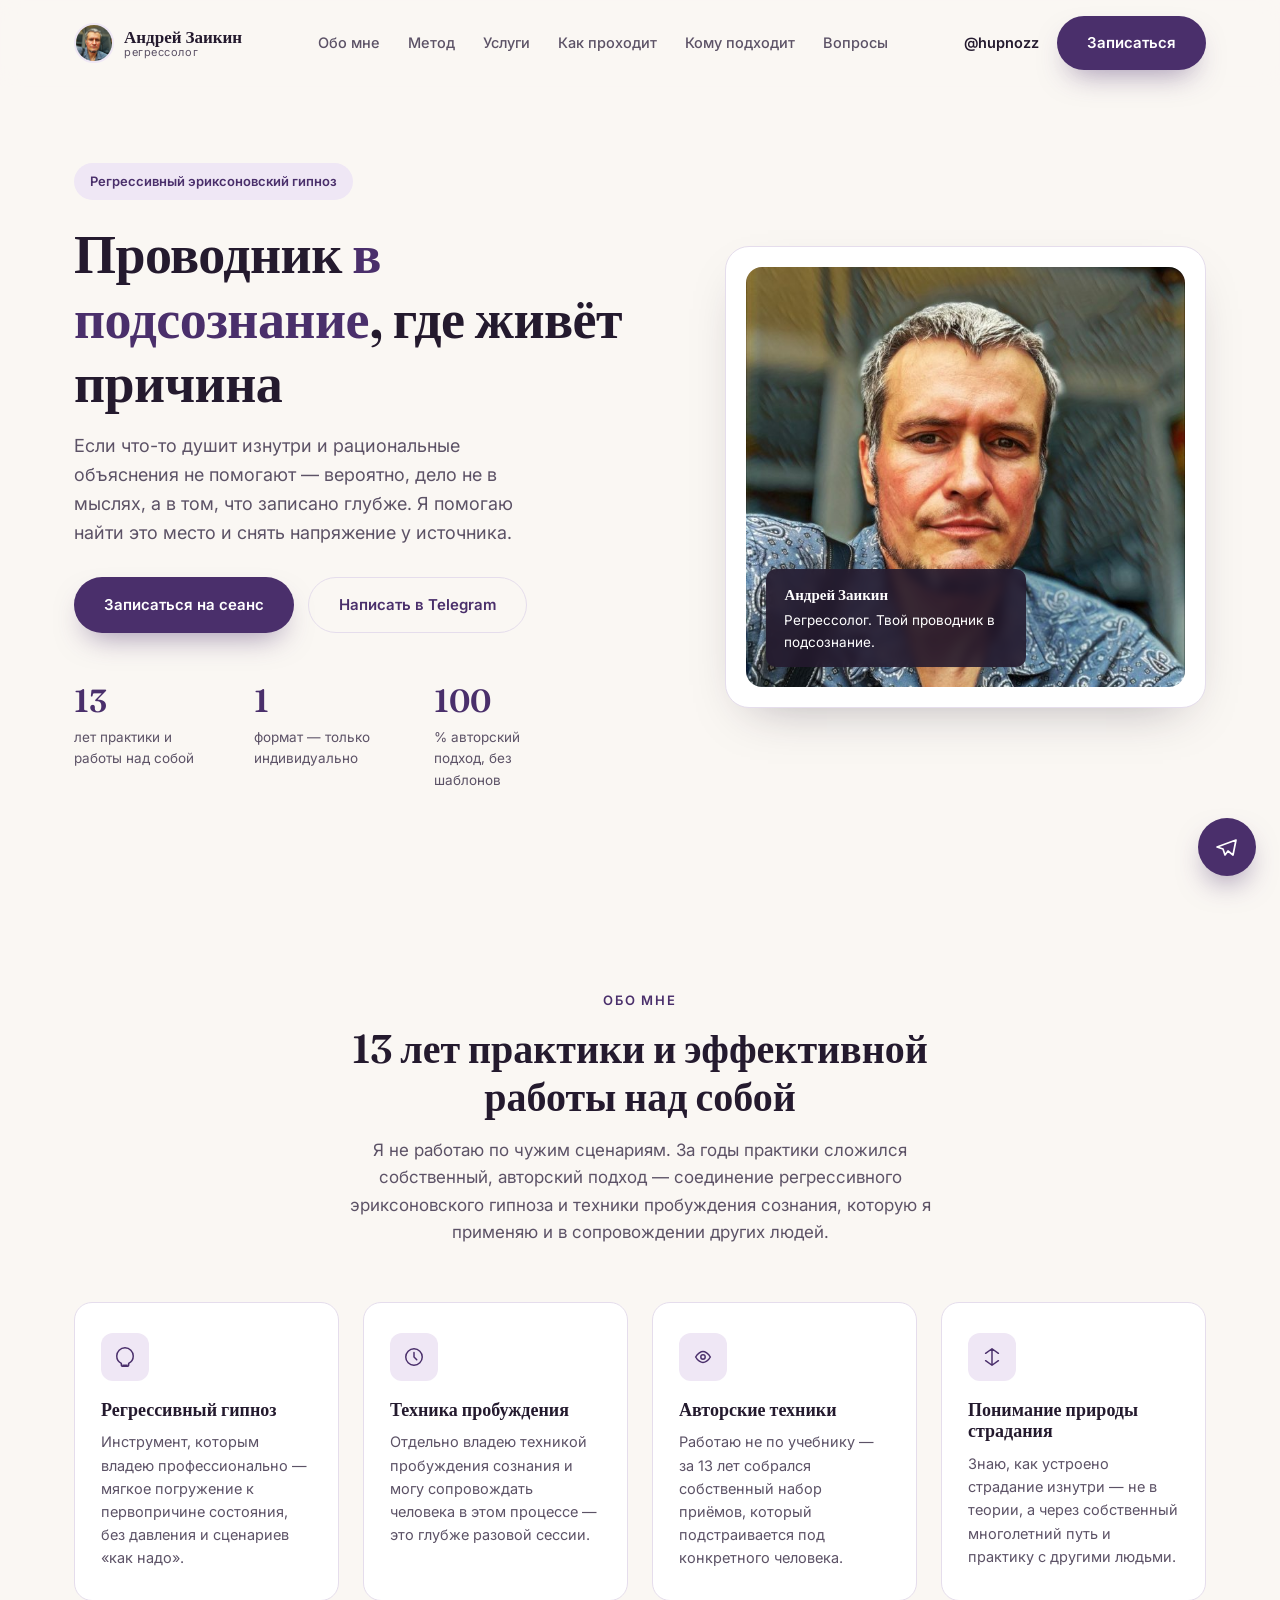
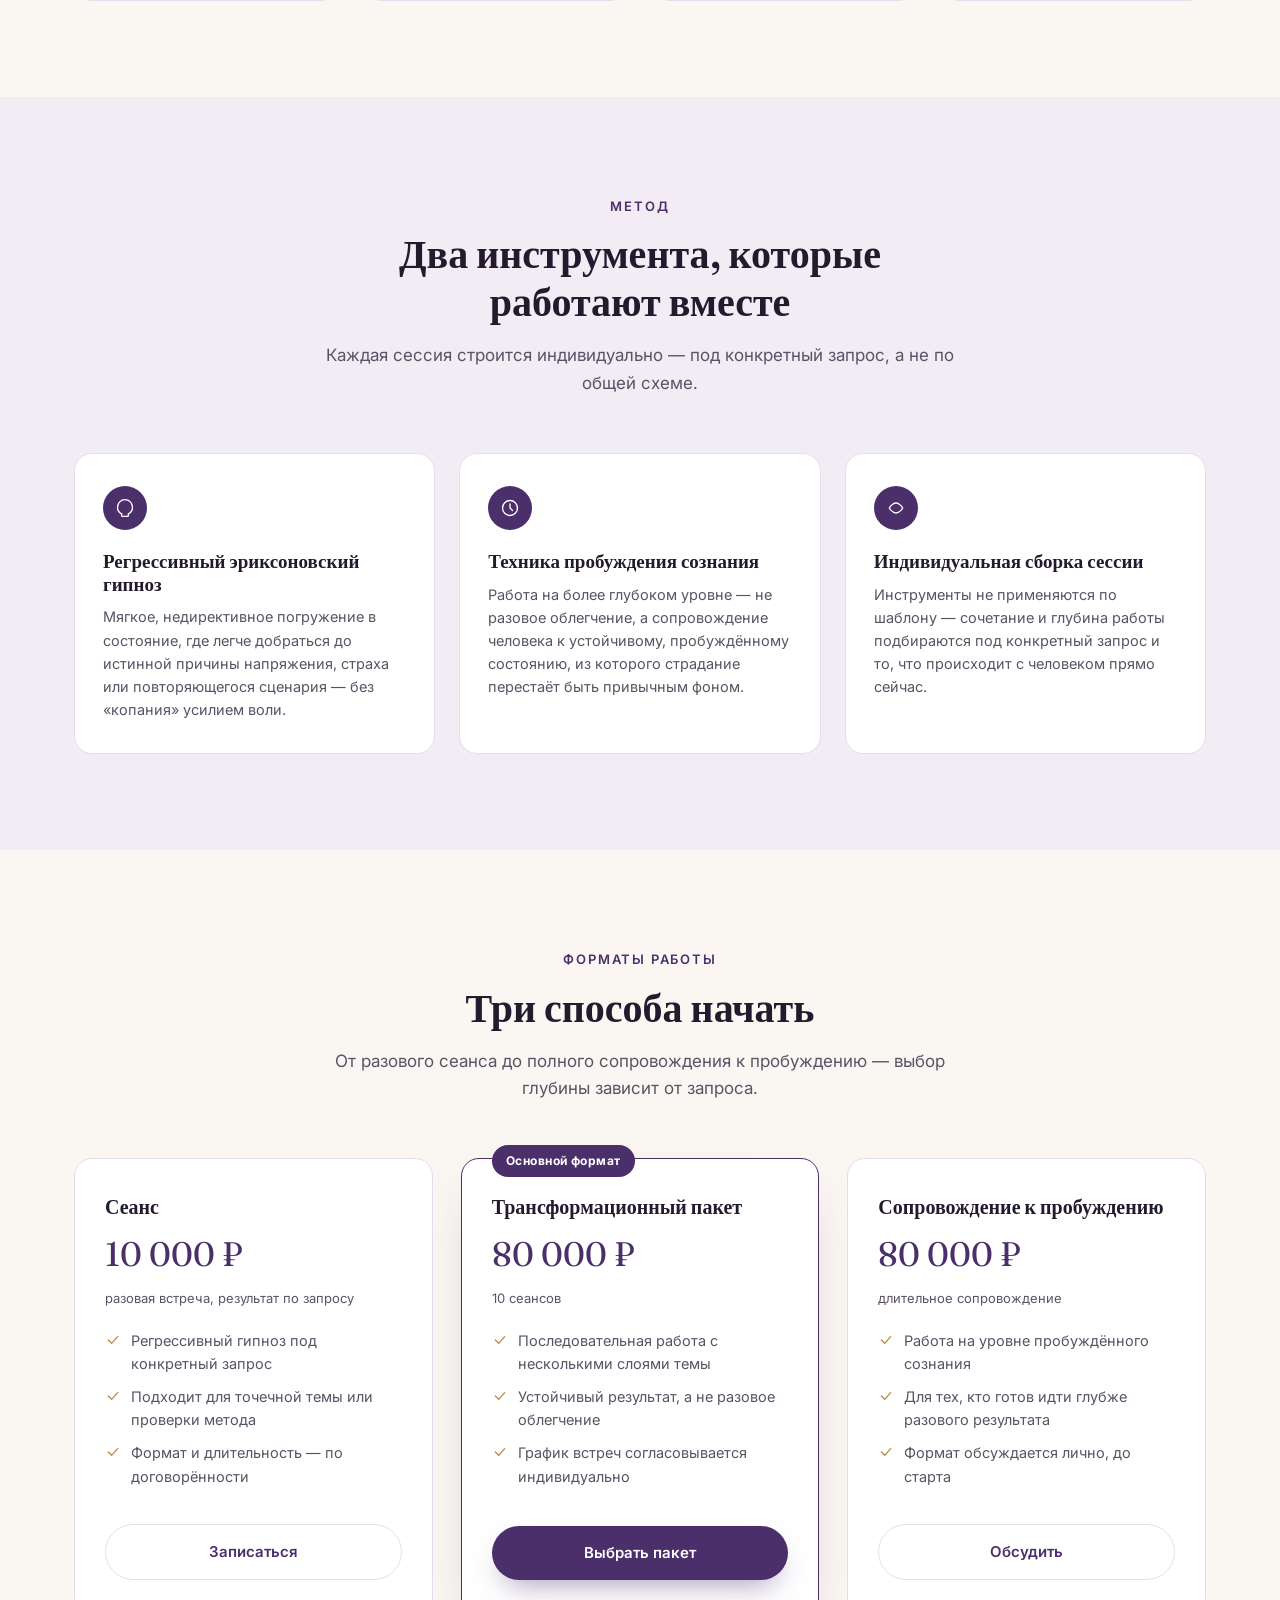
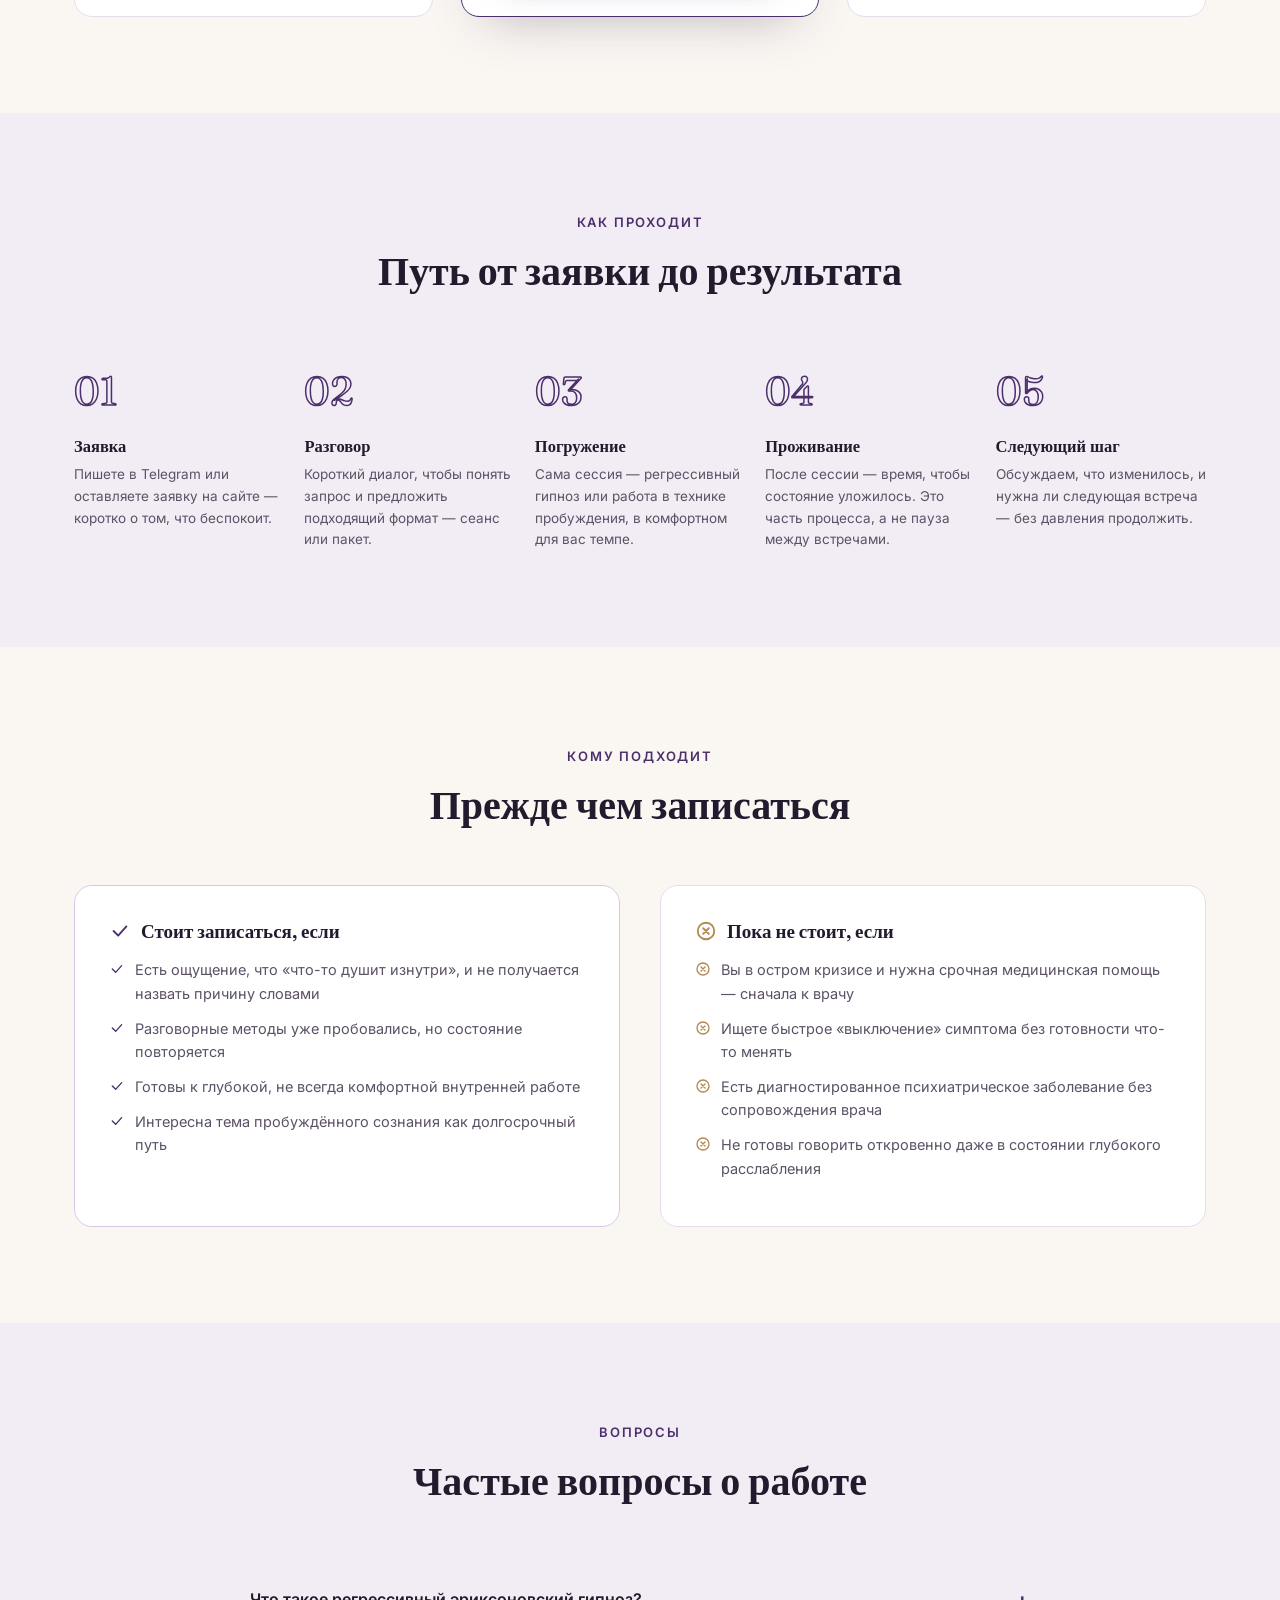
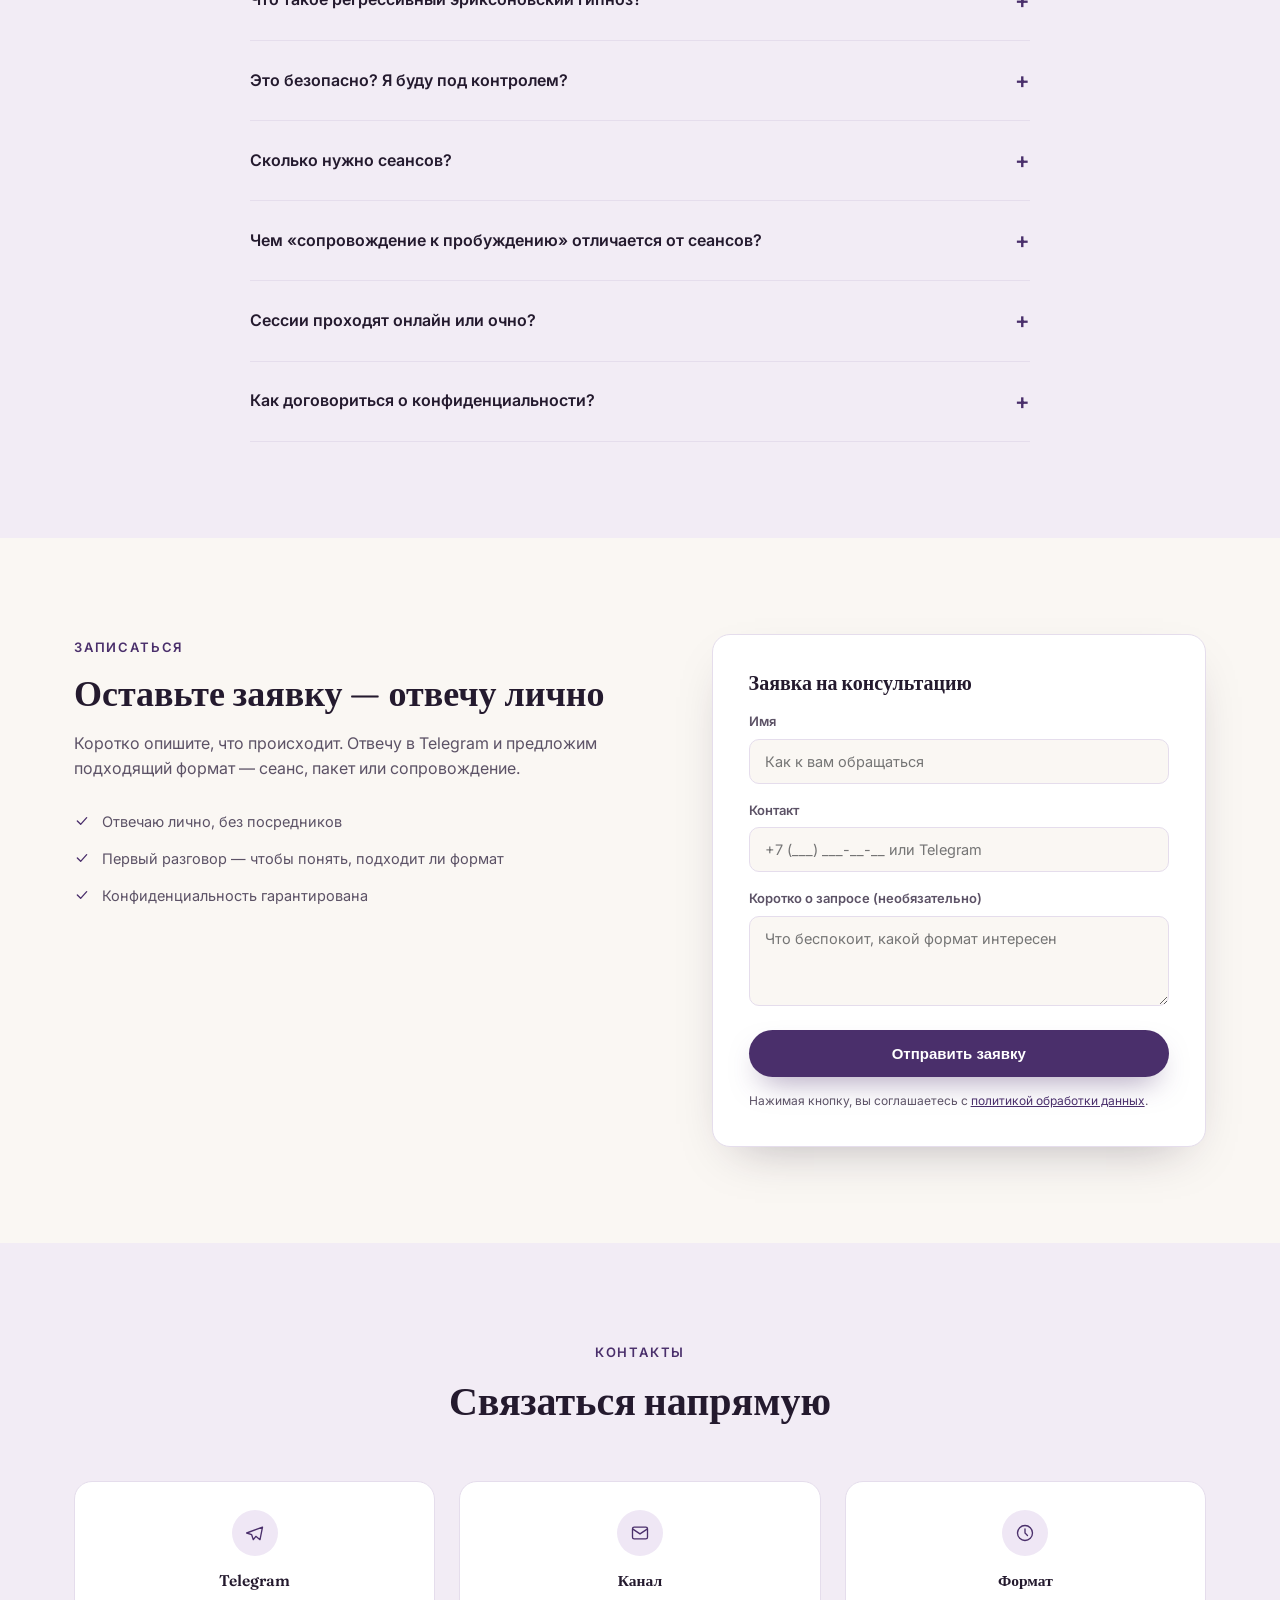
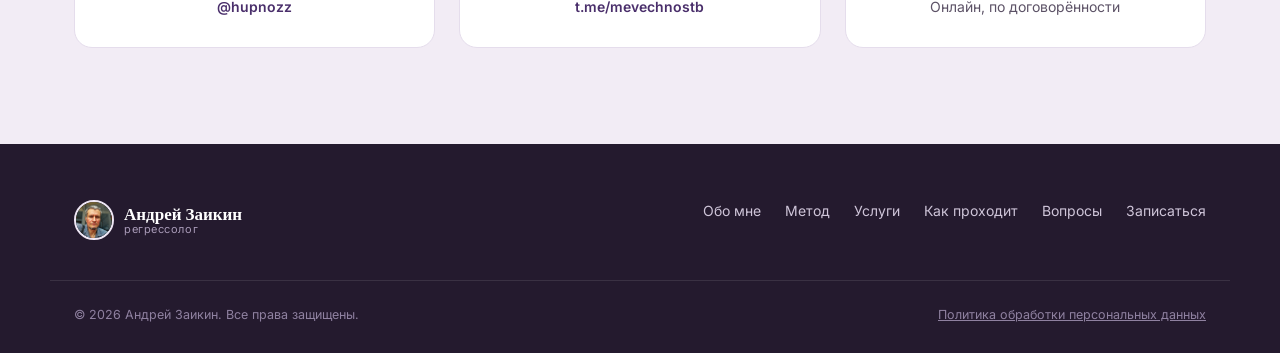
<file: index.html>
<!DOCTYPE html>
<html lang="ru">
<head>
<meta charset="UTF-8">
<meta name="viewport" content="width=device-width, initial-scale=1.0">
<title>Андрей Заикин — регрессолог, работа с подсознанием</title>
<meta name="description" content="Регрессивный эриксоновский гипноз и техника пробуждения сознания. Индивидуальная работа с причинами внутреннего напряжения. 13 лет практики.">
<link rel="preconnect" href="https://fonts.googleapis.com">
<link rel="preconnect" href="https://fonts.gstatic.com" crossorigin>
<link href="https://fonts.googleapis.com/css2?family=Fraunces:opsz,wght@9..144,500;9..144,600;9..144,700&family=Inter:wght@400;500;600;700;800&display=swap" rel="stylesheet">
<link rel="stylesheet" href="styles.css">
</head>
<body>

<header class="header" id="header">
  <div class="header__inner">
    <a href="#" class="logo">
      <img src="img/andrey-hero.jpg" alt="Андрей Заикин" class="logo__photo">
      <span class="logo__text">
        <span class="logo__name">Андрей Заикин</span>
        <span class="logo__role">регрессолог</span>
      </span>
    </a>
    <nav class="nav" id="nav">
      <a href="#about">Обо мне</a>
      <a href="#method">Метод</a>
      <a href="#services">Услуги</a>
      <a href="#process">Как проходит</a>
      <a href="#fit">Кому подходит</a>
      <a href="#faq">Вопросы</a>
    </nav>
    <div class="header__actions">
      <a href="https://t.me/hupnozz" class="header__phone">@hupnozz</a>
      <a href="#form" class="btn btn--primary">Записаться</a>
      <button class="burger" id="burger" aria-label="Меню">
        <span></span><span></span><span></span>
      </button>
    </div>
  </div>
</header>

<section class="hero">
  <div class="container hero__inner">
    <div>
      <span class="hero__tag">Регрессивный эриксоновский гипноз</span>
      <h1>Проводник <em>в подсознание</em>, где живёт причина</h1>
      <p class="hero__lead">Если что-то душит изнутри и рациональные объяснения не помогают — вероятно, дело не в мыслях, а в том, что записано глубже. Я помогаю найти это место и снять напряжение у источника.</p>
      <div class="hero__ctas">
        <a href="#form" class="btn btn--primary">Записаться на сеанс</a>
        <a href="https://t.me/hupnozz" class="btn btn--ghost">Написать в Telegram</a>
      </div>
      <div class="hero__stats">
        <div>
          <div class="stat__num" data-target="13">0</div>
          <div class="stat__label">лет практики и работы над собой</div>
        </div>
        <div>
          <div class="stat__num" data-target="1">0</div>
          <div class="stat__label">формат — только индивидуально</div>
        </div>
        <div>
          <div class="stat__num" data-target="100">0</div>
          <div class="stat__label">% авторский подход, без шаблонов</div>
        </div>
      </div>
    </div>
    <div class="hero__card">
      <img src="img/andrey-hero.jpg" alt="Андрей Заикин, регрессолог" class="hero__card-photo">
      <div class="hero__card-badge">
        <strong>Андрей Заикин</strong>
        Регрессолог. Твой проводник в подсознание.
      </div>
    </div>
  </div>
</section>

<section id="about">
  <div class="container">
    <div class="section-head">
      <span class="eyebrow">Обо мне</span>
      <h2>13 лет практики и эффективной работы над собой</h2>
      <p>Я не работаю по чужим сценариям. За годы практики сложился собственный, авторский подход — соединение регрессивного эриксоновского гипноза и техники пробуждения сознания, которую я применяю и в сопровождении других людей.</p>
    </div>
    <div class="adv-grid">
      <div class="adv reveal">
        <div class="adv__icon">
          <svg width="22" height="22" viewBox="0 0 24 24" fill="none"><path d="M12 2C7 2 3 6 3 11c0 3.5 2 6.5 5 8v2c0 .6.4 1 1 1h6c.6 0 1-.4 1-1v-2c3-1.5 5-4.5 5-8 0-5-4-9-9-9Z" stroke="currentColor" stroke-width="1.6"/><path d="M9 21h6" stroke="currentColor" stroke-width="1.6"/></svg>
        </div>
        <h3>Регрессивный гипноз</h3>
        <p>Инструмент, которым владею профессионально — мягкое погружение к первопричине состояния, без давления и сценариев «как надо».</p>
      </div>
      <div class="adv reveal">
        <div class="adv__icon">
          <svg width="22" height="22" viewBox="0 0 24 24" fill="none"><circle cx="12" cy="12" r="9" stroke="currentColor" stroke-width="1.6"/><path d="M12 7v5l3 3" stroke="currentColor" stroke-width="1.6" stroke-linecap="round"/></svg>
        </div>
        <h3>Техника пробуждения</h3>
        <p>Отдельно владею техникой пробуждения сознания и могу сопровождать человека в этом процессе — это глубже разовой сессии.</p>
      </div>
      <div class="adv reveal">
        <div class="adv__icon">
          <svg width="22" height="22" viewBox="0 0 24 24" fill="none"><path d="M4 12c2-4 6-6 8-6s6 2 8 6c-2 4-6 6-8 6s-6-2-8-6Z" stroke="currentColor" stroke-width="1.6"/><circle cx="12" cy="12" r="2.4" stroke="currentColor" stroke-width="1.6"/></svg>
        </div>
        <h3>Авторские техники</h3>
        <p>Работаю не по учебнику — за 13 лет собрался собственный набор приёмов, который подстраивается под конкретного человека.</p>
      </div>
      <div class="adv reveal">
        <div class="adv__icon">
          <svg width="22" height="22" viewBox="0 0 24 24" fill="none"><path d="M12 3v18M5 8l7-5 7 5M5 16l7 5 7-5" stroke="currentColor" stroke-width="1.6" stroke-linecap="round" stroke-linejoin="round"/></svg>
        </div>
        <h3>Понимание природы страдания</h3>
        <p>Знаю, как устроено страдание изнутри — не в теории, а через собственный многолетний путь и практику с другими людьми.</p>
      </div>
    </div>
  </div>
</section>

<section id="method" class="bg-alt">
  <div class="container">
    <div class="section-head">
      <span class="eyebrow">Метод</span>
      <h2>Два инструмента, которые работают вместе</h2>
      <p>Каждая сессия строится индивидуально — под конкретный запрос, а не по общей схеме.</p>
    </div>
    <div class="srv-grid">
      <div class="srv reveal">
        <div class="srv__icon">
          <svg width="20" height="20" viewBox="0 0 24 24" fill="none"><path d="M12 2C7 2 3 6 3 11c0 3.5 2 6.5 5 8v2c0 .6.4 1 1 1h6c.6 0 1-.4 1-1v-2c3-1.5 5-4.5 5-8 0-5-4-9-9-9Z" stroke="white" stroke-width="1.6"/></svg>
        </div>
        <h3>Регрессивный эриксоновский гипноз</h3>
        <p>Мягкое, недирективное погружение в состояние, где легче добраться до истинной причины напряжения, страха или повторяющегося сценария — без «копания» усилием воли.</p>
      </div>
      <div class="srv reveal">
        <div class="srv__icon">
          <svg width="20" height="20" viewBox="0 0 24 24" fill="none"><circle cx="12" cy="12" r="9" stroke="white" stroke-width="1.6"/><path d="M12 7v5l3 3" stroke="white" stroke-width="1.6" stroke-linecap="round"/></svg>
        </div>
        <h3>Техника пробуждения сознания</h3>
        <p>Работа на более глубоком уровне — не разовое облегчение, а сопровождение человека к устойчивому, пробуждённому состоянию, из которого страдание перестаёт быть привычным фоном.</p>
      </div>
      <div class="srv reveal">
        <div class="srv__icon">
          <svg width="20" height="20" viewBox="0 0 24 24" fill="none"><path d="M4 12c2-4 6-6 8-6s6 2 8 6c-2 4-6 6-8 6s-6-2-8-6Z" stroke="white" stroke-width="1.6"/></svg>
        </div>
        <h3>Индивидуальная сборка сессии</h3>
        <p>Инструменты не применяются по шаблону — сочетание и глубина работы подбираются под конкретный запрос и то, что происходит с человеком прямо сейчас.</p>
      </div>
    </div>
  </div>
</section>

<section id="services">
  <div class="container">
    <div class="section-head">
      <span class="eyebrow">Форматы работы</span>
      <h2>Три способа начать</h2>
      <p>От разового сеанса до полного сопровождения к пробуждению — выбор глубины зависит от запроса.</p>
    </div>
    <div class="price-grid">
      <div class="price-card reveal">
        <h3>Сеанс</h3>
        <div class="price-card__sum">10 000 ₽</div>
        <div class="price-card__note">разовая встреча, результат по запросу</div>
        <ul class="price-card__list">
          <li><svg width="16" height="16" viewBox="0 0 24 24" fill="none"><path d="M5 12l5 5L19 7" stroke="currentColor" stroke-width="2" stroke-linecap="round" stroke-linejoin="round"/></svg>Регрессивный гипноз под конкретный запрос</li>
          <li><svg width="16" height="16" viewBox="0 0 24 24" fill="none"><path d="M5 12l5 5L19 7" stroke="currentColor" stroke-width="2" stroke-linecap="round" stroke-linejoin="round"/></svg>Подходит для точечной темы или проверки метода</li>
          <li><svg width="16" height="16" viewBox="0 0 24 24" fill="none"><path d="M5 12l5 5L19 7" stroke="currentColor" stroke-width="2" stroke-linecap="round" stroke-linejoin="round"/></svg>Формат и длительность — по договорённости</li>
        </ul>
        <a href="#form" class="btn btn--ghost btn--block">Записаться</a>
      </div>
      <div class="price-card price-card--featured reveal">
        <span class="price-card__tag">Основной формат</span>
        <h3>Трансформационный пакет</h3>
        <div class="price-card__sum">80 000 ₽</div>
        <div class="price-card__note">10 сеансов</div>
        <ul class="price-card__list">
          <li><svg width="16" height="16" viewBox="0 0 24 24" fill="none"><path d="M5 12l5 5L19 7" stroke="currentColor" stroke-width="2" stroke-linecap="round" stroke-linejoin="round"/></svg>Последовательная работа с несколькими слоями темы</li>
          <li><svg width="16" height="16" viewBox="0 0 24 24" fill="none"><path d="M5 12l5 5L19 7" stroke="currentColor" stroke-width="2" stroke-linecap="round" stroke-linejoin="round"/></svg>Устойчивый результат, а не разовое облегчение</li>
          <li><svg width="16" height="16" viewBox="0 0 24 24" fill="none"><path d="M5 12l5 5L19 7" stroke="currentColor" stroke-width="2" stroke-linecap="round" stroke-linejoin="round"/></svg>График встреч согласовывается индивидуально</li>
        </ul>
        <a href="#form" class="btn btn--primary btn--block">Выбрать пакет</a>
      </div>
      <div class="price-card reveal">
        <h3>Сопровождение к пробуждению</h3>
        <div class="price-card__sum">80 000 ₽</div>
        <div class="price-card__note">длительное сопровождение</div>
        <ul class="price-card__list">
          <li><svg width="16" height="16" viewBox="0 0 24 24" fill="none"><path d="M5 12l5 5L19 7" stroke="currentColor" stroke-width="2" stroke-linecap="round" stroke-linejoin="round"/></svg>Работа на уровне пробуждённого сознания</li>
          <li><svg width="16" height="16" viewBox="0 0 24 24" fill="none"><path d="M5 12l5 5L19 7" stroke="currentColor" stroke-width="2" stroke-linecap="round" stroke-linejoin="round"/></svg>Для тех, кто готов идти глубже разового результата</li>
          <li><svg width="16" height="16" viewBox="0 0 24 24" fill="none"><path d="M5 12l5 5L19 7" stroke="currentColor" stroke-width="2" stroke-linecap="round" stroke-linejoin="round"/></svg>Формат обсуждается лично, до старта</li>
        </ul>
        <a href="#form" class="btn btn--ghost btn--block">Обсудить</a>
      </div>
    </div>
  </div>
</section>

<section id="process" class="bg-alt">
  <div class="container">
    <div class="section-head">
      <span class="eyebrow">Как проходит</span>
      <h2>Путь от заявки до результата</h2>
    </div>
    <div class="process">
      <div class="step reveal">
        <div class="step__num">01</div>
        <h3>Заявка</h3>
        <p>Пишете в Telegram или оставляете заявку на сайте — коротко о том, что беспокоит.</p>
      </div>
      <div class="step reveal">
        <div class="step__num">02</div>
        <h3>Разговор</h3>
        <p>Короткий диалог, чтобы понять запрос и предложить подходящий формат — сеанс или пакет.</p>
      </div>
      <div class="step reveal">
        <div class="step__num">03</div>
        <h3>Погружение</h3>
        <p>Сама сессия — регрессивный гипноз или работа в технике пробуждения, в комфортном для вас темпе.</p>
      </div>
      <div class="step reveal">
        <div class="step__num">04</div>
        <h3>Проживание</h3>
        <p>После сессии — время, чтобы состояние уложилось. Это часть процесса, а не пауза между встречами.</p>
      </div>
      <div class="step reveal">
        <div class="step__num">05</div>
        <h3>Следующий шаг</h3>
        <p>Обсуждаем, что изменилось, и нужна ли следующая встреча — без давления продолжить.</p>
      </div>
    </div>
  </div>
</section>

<section id="fit">
  <div class="container">
    <div class="section-head">
      <span class="eyebrow">Кому подходит</span>
      <h2>Прежде чем записаться</h2>
    </div>
    <div class="fit-grid">
      <div class="fit-card fit-card--yes reveal">
        <h3>
          <svg width="22" height="22" viewBox="0 0 24 24" fill="none"><path d="M5 12l5 5L19 7" stroke="currentColor" stroke-width="2" stroke-linecap="round" stroke-linejoin="round"/></svg>
          Стоит записаться, если
        </h3>
        <ul>
          <li><svg width="16" height="16" viewBox="0 0 24 24" fill="none"><path d="M5 12l5 5L19 7" stroke="currentColor" stroke-width="2" stroke-linecap="round" stroke-linejoin="round"/></svg>Есть ощущение, что «что-то душит изнутри», и не получается назвать причину словами</li>
          <li><svg width="16" height="16" viewBox="0 0 24 24" fill="none"><path d="M5 12l5 5L19 7" stroke="currentColor" stroke-width="2" stroke-linecap="round" stroke-linejoin="round"/></svg>Разговорные методы уже пробовались, но состояние повторяется</li>
          <li><svg width="16" height="16" viewBox="0 0 24 24" fill="none"><path d="M5 12l5 5L19 7" stroke="currentColor" stroke-width="2" stroke-linecap="round" stroke-linejoin="round"/></svg>Готовы к глубокой, не всегда комфортной внутренней работе</li>
          <li><svg width="16" height="16" viewBox="0 0 24 24" fill="none"><path d="M5 12l5 5L19 7" stroke="currentColor" stroke-width="2" stroke-linecap="round" stroke-linejoin="round"/></svg>Интересна тема пробуждённого сознания как долгосрочный путь</li>
        </ul>
      </div>
      <div class="fit-card fit-card--no reveal">
        <h3>
          <svg width="22" height="22" viewBox="0 0 24 24" fill="none" stroke="currentColor" stroke-width="2"><circle cx="12" cy="12" r="9"/><path d="M15 9l-6 6M9 9l6 6" stroke-linecap="round"/></svg>
          Пока не стоит, если
        </h3>
        <ul>
          <li><svg width="16" height="16" viewBox="0 0 24 24" fill="none" stroke="currentColor" stroke-width="2"><circle cx="12" cy="12" r="9"/><path d="M15 9l-6 6M9 9l6 6" stroke-linecap="round"/></svg>Вы в остром кризисе и нужна срочная медицинская помощь — сначала к врачу</li>
          <li><svg width="16" height="16" viewBox="0 0 24 24" fill="none" stroke="currentColor" stroke-width="2"><circle cx="12" cy="12" r="9"/><path d="M15 9l-6 6M9 9l6 6" stroke-linecap="round"/></svg>Ищете быстрое «выключение» симптома без готовности что-то менять</li>
          <li><svg width="16" height="16" viewBox="0 0 24 24" fill="none" stroke="currentColor" stroke-width="2"><circle cx="12" cy="12" r="9"/><path d="M15 9l-6 6M9 9l6 6" stroke-linecap="round"/></svg>Есть диагностированное психиатрическое заболевание без сопровождения врача</li>
          <li><svg width="16" height="16" viewBox="0 0 24 24" fill="none" stroke="currentColor" stroke-width="2"><circle cx="12" cy="12" r="9"/><path d="M15 9l-6 6M9 9l6 6" stroke-linecap="round"/></svg>Не готовы говорить откровенно даже в состоянии глубокого расслабления</li>
        </ul>
      </div>
    </div>
  </div>
</section>

<section id="faq" class="bg-alt">
  <div class="container">
    <div class="section-head">
      <span class="eyebrow">Вопросы</span>
      <h2>Частые вопросы о работе</h2>
    </div>
    <div class="faq">
      <details class="faq__item reveal">
        <summary>Что такое регрессивный эриксоновский гипноз?</summary>
        <p>Мягкий метод погружения в расслабленное состояние, в котором легче добраться до первопричины состояния — без резких внушений и без потери контроля над собой.</p>
      </details>
      <details class="faq__item reveal">
        <summary>Это безопасно? Я буду под контролем?</summary>
        <p>Да. Вы остаётесь в сознании и в любой момент можете прервать процесс. Это не «отключение воли», а управляемое расслабленное состояние.</p>
      </details>
      <details class="faq__item reveal">
        <summary>Сколько нужно сеансов?</summary>
        <p>Точечный запрос как правило прорабатывается за одну встречу. Для обширного трансформационного результата нужна серия — поэтому основной формат работы — пакет из 10 сеансов.</p>
      </details>
      <details class="faq__item reveal">
        <summary>Чем «сопровождение к пробуждению» отличается от сеансов?</summary>
        <p>Это более длительный и глубокий формат — не разовая проработка темы, а сопровождение человека к устойчивому пробуждённому состоянию сознания.</p>
      </details>
      <details class="faq__item reveal">
        <summary>Сессии проходят онлайн или очно?</summary>
        <p>Формат обсуждается при первом разговоре — напишите в Telegram, подберём удобный вариант.</p>
      </details>
      <details class="faq__item reveal">
        <summary>Как договориться о конфиденциальности?</summary>
        <p>Всё, что происходит на сессии, остаётся между нами. Это базовое условие работы, отдельно проговаривается перед началом.</p>
      </details>
    </div>
  </div>
</section>

<section id="form">
  <div class="container form-wrap">
    <div class="form-copy">
      <span class="eyebrow">Записаться</span>
      <h2>Оставьте заявку — отвечу лично</h2>
      <p>Коротко опишите, что происходит. Отвечу в Telegram и предложим подходящий формат — сеанс, пакет или сопровождение.</p>
      <ul class="form-copy__points">
        <li><svg width="16" height="16" viewBox="0 0 24 24" fill="none"><path d="M5 12l5 5L19 7" stroke="currentColor" stroke-width="2" stroke-linecap="round" stroke-linejoin="round"/></svg>Отвечаю лично, без посредников</li>
        <li><svg width="16" height="16" viewBox="0 0 24 24" fill="none"><path d="M5 12l5 5L19 7" stroke="currentColor" stroke-width="2" stroke-linecap="round" stroke-linejoin="round"/></svg>Первый разговор — чтобы понять, подходит ли формат</li>
        <li><svg width="16" height="16" viewBox="0 0 24 24" fill="none"><path d="M5 12l5 5L19 7" stroke="currentColor" stroke-width="2" stroke-linecap="round" stroke-linejoin="round"/></svg>Конфиденциальность гарантирована</li>
      </ul>
    </div>
    <form class="form" id="leadForm">
      <h3>Заявка на консультацию</h3>
      <input type="text" name="_gotcha" style="display:none" tabindex="-1" autocomplete="off">
      <div class="form__row">
        <label for="name">Имя</label>
        <input type="text" id="name" name="name" placeholder="Как к вам обращаться" required>
      </div>
      <div class="form__row">
        <label for="phone">Контакт</label>
        <input type="tel" id="phone" name="phone" placeholder="+7 (___) ___-__-__ или Telegram" required>
      </div>
      <div class="form__row">
        <label for="comment">Коротко о запросе (необязательно)</label>
        <textarea id="comment" name="comment" placeholder="Что беспокоит, какой формат интересен"></textarea>
      </div>
      <button type="submit" class="btn btn--primary btn--block">Отправить заявку</button>
      <p class="form__legal">Нажимая кнопку, вы соглашаетесь с <a href="privacy.html">политикой обработки данных</a>.</p>
    </form>
  </div>
</section>

<section class="bg-alt">
  <div class="container">
    <div class="section-head">
      <span class="eyebrow">Контакты</span>
      <h2>Связаться напрямую</h2>
    </div>
    <div class="contact-grid">
      <div class="contact-card reveal">
        <div class="contact-card__icon">
          <svg width="20" height="20" viewBox="0 0 24 24" fill="none"><path d="M21 5 2 12l6 2 2 6 3-4 5 4 3-15Z" stroke="currentColor" stroke-width="1.6" stroke-linejoin="round"/></svg>
        </div>
        <h3>Telegram</h3>
        <p><a href="https://t.me/hupnozz">@hupnozz</a></p>
      </div>
      <div class="contact-card reveal">
        <div class="contact-card__icon">
          <svg width="20" height="20" viewBox="0 0 24 24" fill="none"><rect x="3" y="5" width="18" height="14" rx="2" stroke="currentColor" stroke-width="1.6"/><path d="M3 7l9 6 9-6" stroke="currentColor" stroke-width="1.6"/></svg>
        </div>
        <h3>Канал</h3>
        <p><a href="https://t.me/mevechnostb">t.me/mevechnostb</a></p>
      </div>
      <div class="contact-card reveal">
        <div class="contact-card__icon">
          <svg width="20" height="20" viewBox="0 0 24 24" fill="none"><circle cx="12" cy="12" r="9" stroke="currentColor" stroke-width="1.6"/><path d="M12 7v5l3 3" stroke="currentColor" stroke-width="1.6" stroke-linecap="round"/></svg>
        </div>
        <h3>Формат</h3>
        <p>Онлайн, по договорённости</p>
      </div>
    </div>
  </div>
</section>

<footer class="footer">
  <div class="container footer__inner">
    <div class="logo">
      <img src="img/andrey-hero.jpg" alt="Андрей Заикин" class="logo__photo">
      <span class="logo__text">
        <span class="logo__name">Андрей Заикин</span>
        <span class="logo__role">регрессолог</span>
      </span>
    </div>
    <nav class="footer__nav">
      <a href="#about">Обо мне</a>
      <a href="#method">Метод</a>
      <a href="#services">Услуги</a>
      <a href="#process">Как проходит</a>
      <a href="#faq">Вопросы</a>
      <a href="#form">Записаться</a>
    </nav>
  </div>
  <div class="container footer__bottom">
    <span>© <span id="year"></span> Андрей Заикин. Все права защищены.</span>
    <a href="privacy.html">Политика обработки персональных данных</a>
  </div>
</footer>

<a href="https://t.me/hupnozz" class="fab" aria-label="Написать в Telegram">
  <svg width="24" height="24" viewBox="0 0 24 24" fill="none"><path d="M21 5 2 12l6 2 2 6 3-4 5 4 3-15Z" stroke="white" stroke-width="1.7" stroke-linejoin="round"/></svg>
</a>

<script src="script.js"></script>
</body>
</html>
</file>
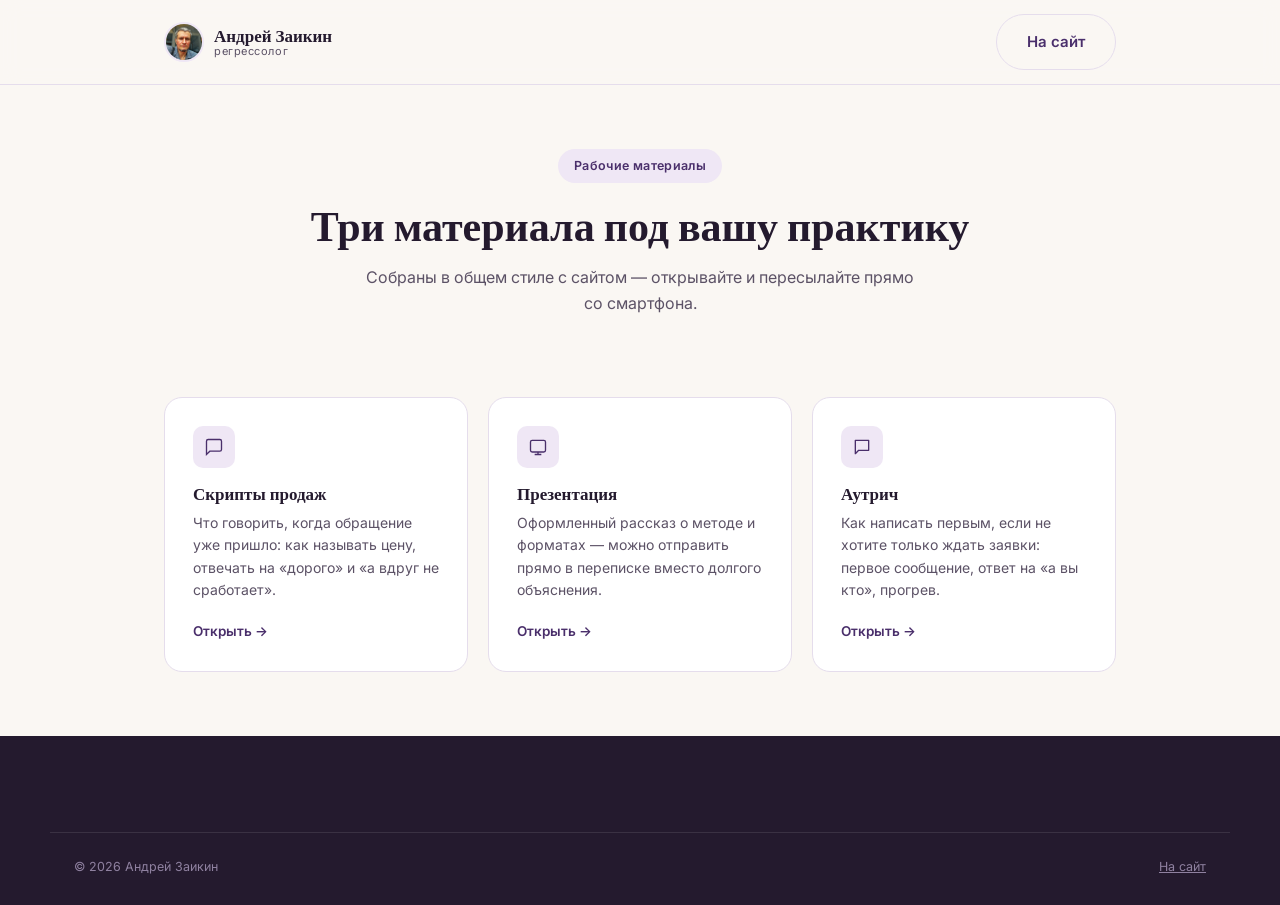
<file: materials.html>
<!DOCTYPE html>
<html lang="ru">
<head>
<meta charset="UTF-8">
<meta name="viewport" content="width=device-width, initial-scale=1.0">
<title>Материалы — Андрей Заикин</title>
<link rel="preconnect" href="https://fonts.googleapis.com">
<link rel="preconnect" href="https://fonts.gstatic.com" crossorigin>
<link href="https://fonts.googleapis.com/css2?family=Fraunces:opsz,wght@9..144,500;9..144,600;9..144,700&family=Inter:wght@400;500;600;700;800&display=swap" rel="stylesheet">
<link rel="stylesheet" href="styles.css">
</head>
<body>

<div class="doc-bar">
  <div class="doc-bar__inner">
    <a href="index.html" class="logo">
      <img src="img/andrey-hero.jpg" alt="Андрей Заикин" class="logo__photo">
      <span class="logo__text">
        <span class="logo__name">Андрей Заикин</span>
        <span class="logo__role">регрессолог</span>
      </span>
    </a>
    <div class="doc-bar__actions">
      <a href="index.html" class="btn btn--ghost">На сайт</a>
    </div>
  </div>
</div>

<section class="doc-hero">
  <div class="container">
    <span class="tag">Рабочие материалы</span>
    <h1>Три материала под вашу практику</h1>
    <p>Собраны в общем стиле с сайтом — открывайте и пересылайте прямо со смартфона.</p>
  </div>
</section>

<div class="doc-section" style="max-width:1000px;">
  <div class="doc-cards">
    <a href="scripts.html" class="doc-card">
      <div class="doc-card__icon">
        <svg width="20" height="20" viewBox="0 0 24 24" fill="none"><path d="M21 15a2 2 0 0 1-2 2H7l-4 4V5a2 2 0 0 1 2-2h14a2 2 0 0 1 2 2v10Z" stroke="currentColor" stroke-width="1.6"/></svg>
      </div>
      <h3>Скрипты продаж</h3>
      <p>Что говорить, когда обращение уже пришло: как называть цену, отвечать на «дорого» и «а вдруг не сработает».</p>
      <span class="doc-card__link">Открыть →</span>
    </a>
    <a href="presentation.html" class="doc-card">
      <div class="doc-card__icon">
        <svg width="20" height="20" viewBox="0 0 24 24" fill="none"><rect x="3" y="4" width="18" height="14" rx="2" stroke="currentColor" stroke-width="1.6"/><path d="M8 21h8M12 18v3" stroke="currentColor" stroke-width="1.6"/></svg>
      </div>
      <h3>Презентация</h3>
      <p>Оформленный рассказ о методе и форматах — можно отправить прямо в переписке вместо долгого объяснения.</p>
      <span class="doc-card__link">Открыть →</span>
    </a>
    <a href="outreach.html" class="doc-card">
      <div class="doc-card__icon">
        <svg width="20" height="20" viewBox="0 0 24 24" fill="none"><path d="M4 4h16v12H8l-4 4V4Z" stroke="currentColor" stroke-width="1.6" stroke-linejoin="round"/></svg>
      </div>
      <h3>Аутрич</h3>
      <p>Как написать первым, если не хотите только ждать заявки: первое сообщение, ответ на «а вы кто», прогрев.</p>
      <span class="doc-card__link">Открыть →</span>
    </a>
  </div>
</div>

<footer class="footer">
  <div class="container footer__bottom">
    <span>© <span id="year"></span> Андрей Заикин</span>
    <a href="index.html">На сайт</a>
  </div>
</footer>

<script src="script.js"></script>
</body>
</html>
</file>
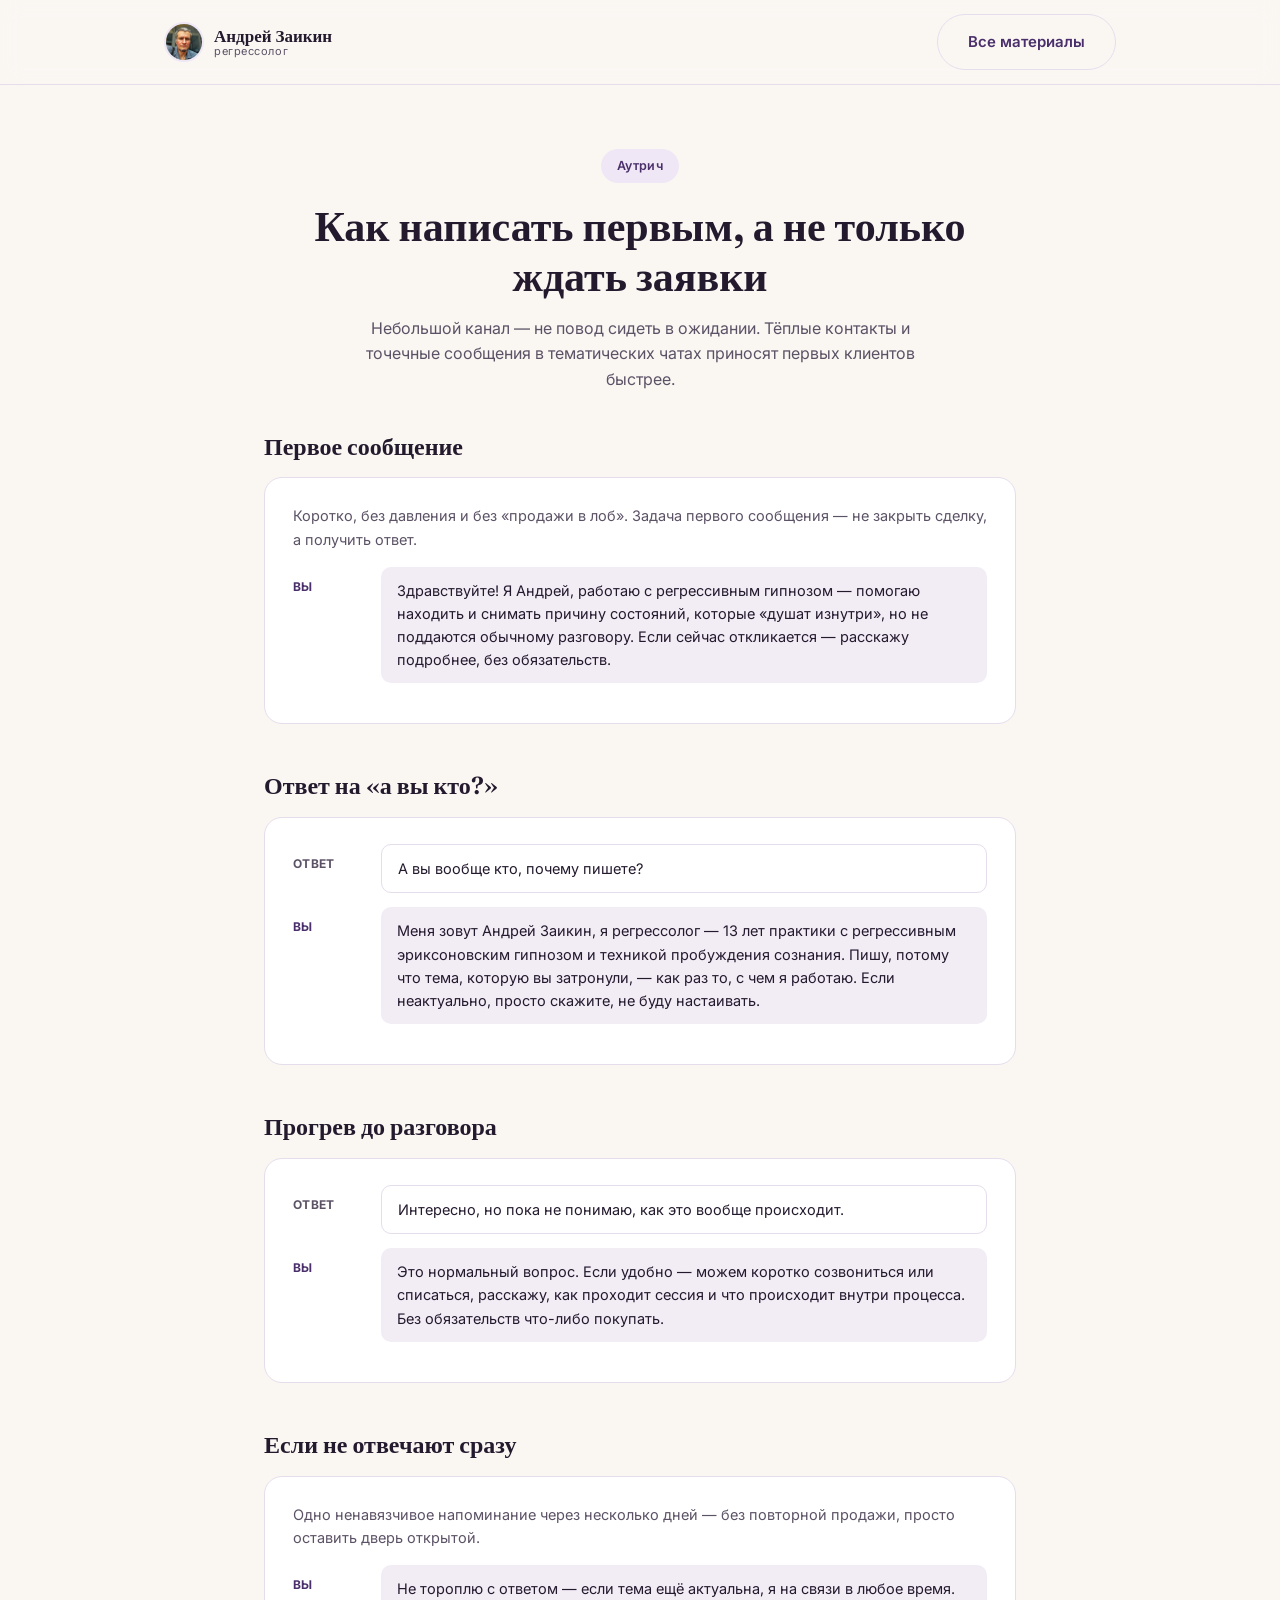
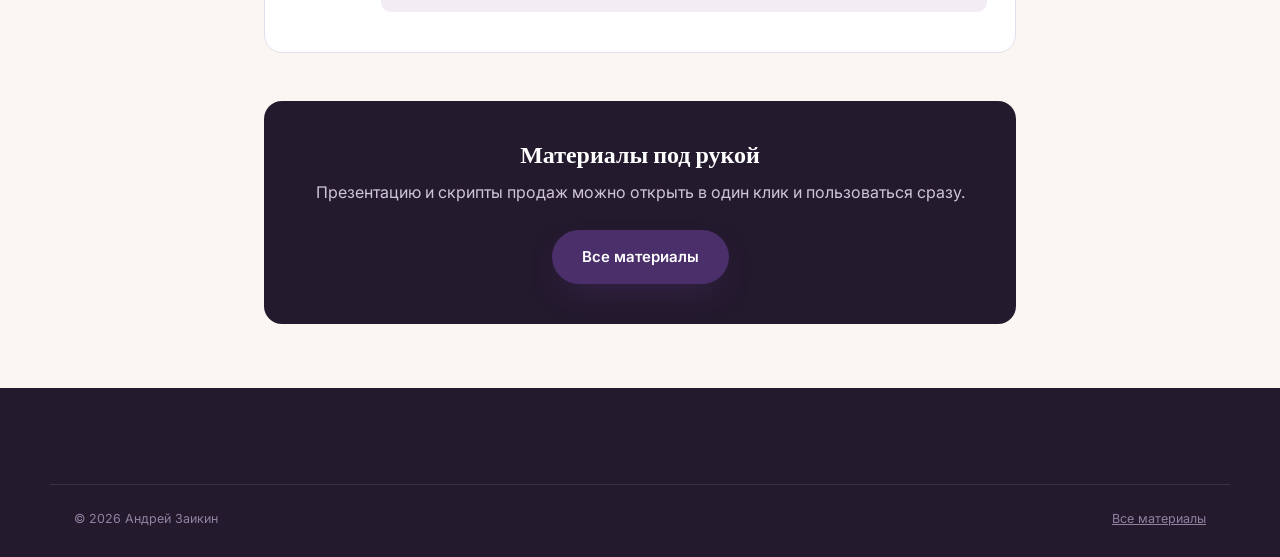
<file: outreach.html>
<!DOCTYPE html>
<html lang="ru">
<head>
<meta charset="UTF-8">
<meta name="viewport" content="width=device-width, initial-scale=1.0">
<title>Аутрич — Андрей Заикин</title>
<link rel="preconnect" href="https://fonts.googleapis.com">
<link rel="preconnect" href="https://fonts.gstatic.com" crossorigin>
<link href="https://fonts.googleapis.com/css2?family=Fraunces:opsz,wght@9..144,500;9..144,600;9..144,700&family=Inter:wght@400;500;600;700;800&display=swap" rel="stylesheet">
<link rel="stylesheet" href="styles.css">
</head>
<body>

<div class="doc-bar">
  <div class="doc-bar__inner">
    <a href="index.html" class="logo">
      <img src="img/andrey-hero.jpg" alt="Андрей Заикин" class="logo__photo">
      <span class="logo__text">
        <span class="logo__name">Андрей Заикин</span>
        <span class="logo__role">регрессолог</span>
      </span>
    </a>
    <div class="doc-bar__actions">
      <a href="materials.html" class="btn btn--ghost">Все материалы</a>
    </div>
  </div>
</div>

<section class="doc-hero">
  <div class="container">
    <span class="tag">Аутрич</span>
    <h1>Как написать первым, а не только ждать заявки</h1>
    <p>Небольшой канал — не повод сидеть в ожидании. Тёплые контакты и точечные сообщения в тематических чатах приносят первых клиентов быстрее.</p>
  </div>
</section>

<div class="doc-section">
  <h2>Первое сообщение</h2>
  <div class="doc-block">
    <p>Коротко, без давления и без «продажи в лоб». Задача первого сообщения — не закрыть сделку, а получить ответ.</p>
    <div class="say say--me">
      <div class="say__who">Вы</div>
      <div class="say__bubble">Здравствуйте! Я Андрей, работаю с регрессивным гипнозом — помогаю находить и снимать причину состояний, которые «душат изнутри», но не поддаются обычному разговору. Если сейчас откликается — расскажу подробнее, без обязательств.</div>
    </div>
  </div>

  <h2>Ответ на «а вы кто?»</h2>
  <div class="doc-block">
    <div class="say say--client">
      <div class="say__who">Ответ</div>
      <div class="say__bubble">А вы вообще кто, почему пишете?</div>
    </div>
    <div class="say say--me">
      <div class="say__who">Вы</div>
      <div class="say__bubble">Меня зовут Андрей Заикин, я регрессолог — 13 лет практики с регрессивным эриксоновским гипнозом и техникой пробуждения сознания. Пишу, потому что тема, которую вы затронули, — как раз то, с чем я работаю. Если неактуально, просто скажите, не буду настаивать.</div>
    </div>
  </div>

  <h2>Прогрев до разговора</h2>
  <div class="doc-block">
    <div class="say say--client">
      <div class="say__who">Ответ</div>
      <div class="say__bubble">Интересно, но пока не понимаю, как это вообще происходит.</div>
    </div>
    <div class="say say--me">
      <div class="say__who">Вы</div>
      <div class="say__bubble">Это нормальный вопрос. Если удобно — можем коротко созвониться или списаться, расскажу, как проходит сессия и что происходит внутри процесса. Без обязательств что-либо покупать.</div>
    </div>
  </div>

  <h2>Если не отвечают сразу</h2>
  <div class="doc-block">
    <p>Одно ненавязчивое напоминание через несколько дней — без повторной продажи, просто оставить дверь открытой.</p>
    <div class="say say--me">
      <div class="say__who">Вы</div>
      <div class="say__bubble">Не тороплю с ответом — если тема ещё актуальна, я на связи в любое время.</div>
    </div>
  </div>

  <div class="doc-cta">
    <h2>Материалы под рукой</h2>
    <p>Презентацию и скрипты продаж можно открыть в один клик и пользоваться сразу.</p>
    <a href="materials.html" class="btn btn--primary">Все материалы</a>
  </div>
</div>

<footer class="footer">
  <div class="container footer__bottom">
    <span>© <span id="year"></span> Андрей Заикин</span>
    <a href="materials.html">Все материалы</a>
  </div>
</footer>

<script src="script.js"></script>
</body>
</html>
</file>
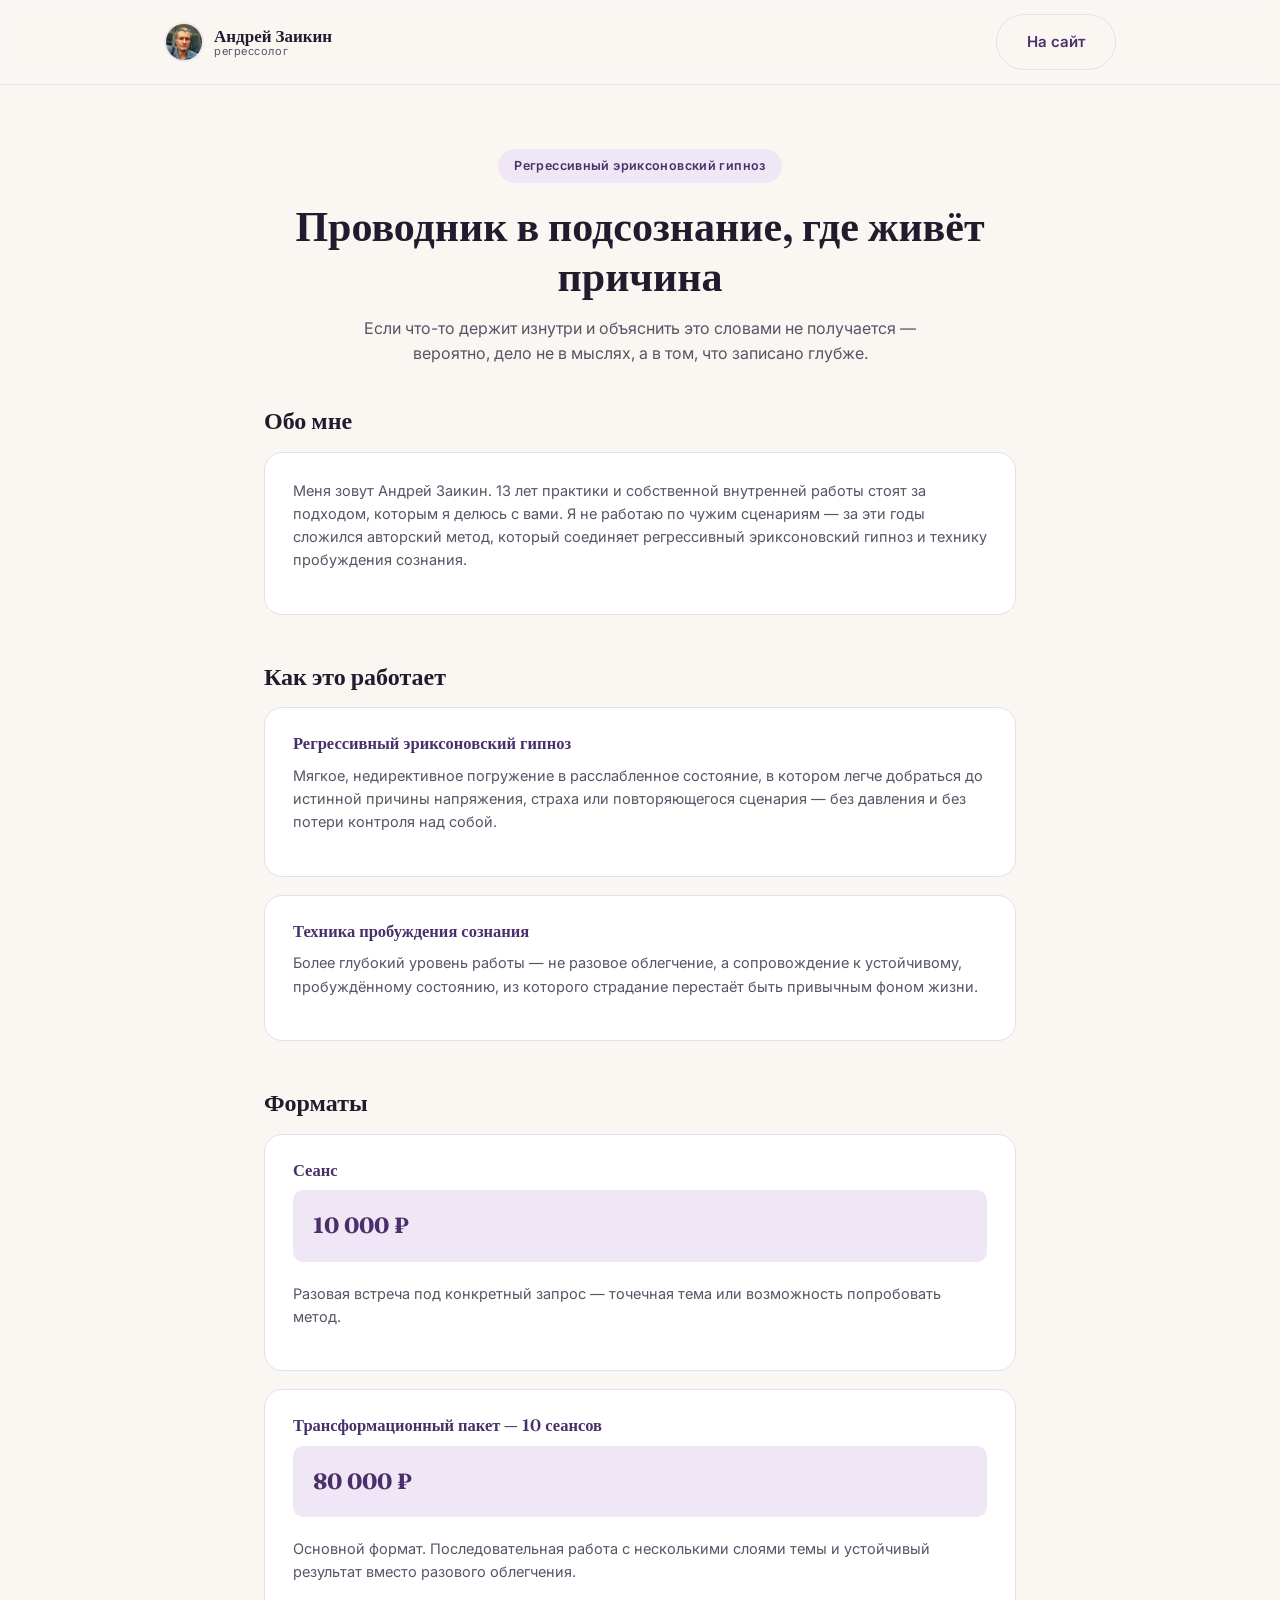
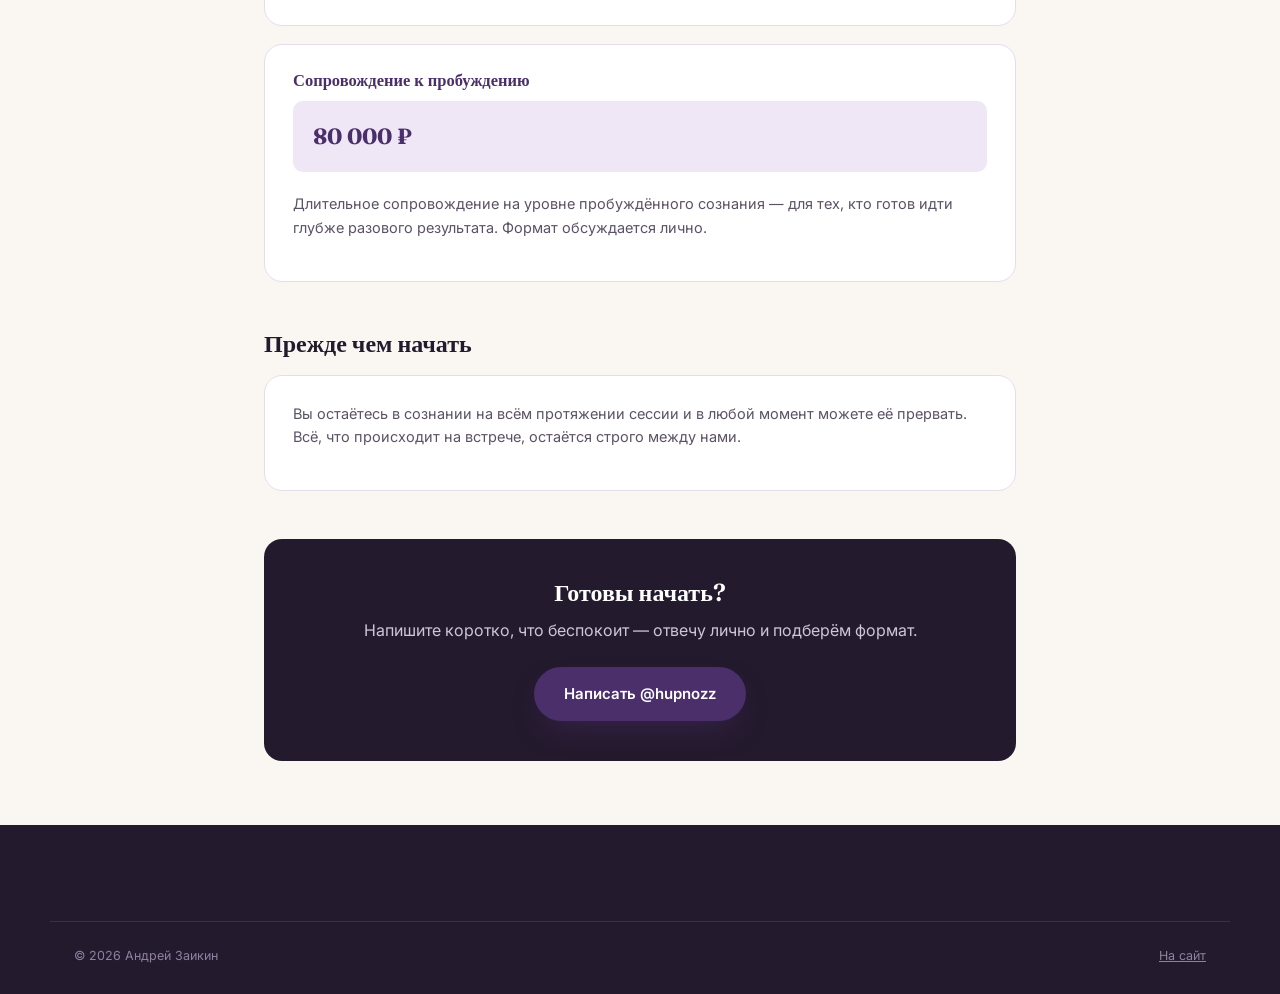
<file: presentation.html>
<!DOCTYPE html>
<html lang="ru">
<head>
<meta charset="UTF-8">
<meta name="viewport" content="width=device-width, initial-scale=1.0">
<title>Работа с подсознанием — Андрей Заикин</title>
<link rel="preconnect" href="https://fonts.googleapis.com">
<link rel="preconnect" href="https://fonts.gstatic.com" crossorigin>
<link href="https://fonts.googleapis.com/css2?family=Fraunces:opsz,wght@9..144,500;9..144,600;9..144,700&family=Inter:wght@400;500;600;700;800&display=swap" rel="stylesheet">
<link rel="stylesheet" href="styles.css">
</head>
<body>

<div class="doc-bar">
  <div class="doc-bar__inner">
    <a href="index.html" class="logo">
      <img src="img/andrey-hero.jpg" alt="Андрей Заикин" class="logo__photo">
      <span class="logo__text">
        <span class="logo__name">Андрей Заикин</span>
        <span class="logo__role">регрессолог</span>
      </span>
    </a>
    <div class="doc-bar__actions">
      <a href="index.html" class="btn btn--ghost">На сайт</a>
    </div>
  </div>
</div>

<section class="doc-hero">
  <div class="container">
    <span class="tag">Регрессивный эриксоновский гипноз</span>
    <h1>Проводник в подсознание, где живёт причина</h1>
    <p>Если что-то держит изнутри и объяснить это словами не получается — вероятно, дело не в мыслях, а в том, что записано глубже.</p>
  </div>
</section>

<div class="doc-section">
  <h2>Обо мне</h2>
  <div class="doc-block">
    <p>Меня зовут Андрей Заикин. 13 лет практики и собственной внутренней работы стоят за подходом, которым я делюсь с вами. Я не работаю по чужим сценариям — за эти годы сложился авторский метод, который соединяет регрессивный эриксоновский гипноз и технику пробуждения сознания.</p>
  </div>

  <h2>Как это работает</h2>
  <div class="doc-block">
    <h3>Регрессивный эриксоновский гипноз</h3>
    <p>Мягкое, недирективное погружение в расслабленное состояние, в котором легче добраться до истинной причины напряжения, страха или повторяющегося сценария — без давления и без потери контроля над собой.</p>
  </div>
  <div class="doc-block">
    <h3>Техника пробуждения сознания</h3>
    <p>Более глубокий уровень работы — не разовое облегчение, а сопровождение к устойчивому, пробуждённому состоянию, из которого страдание перестаёт быть привычным фоном жизни.</p>
  </div>

  <h2>Форматы</h2>
  <div class="doc-block">
    <h3>Сеанс</h3>
    <div class="doc-price"><strong>10 000 ₽</strong></div>
    <p>Разовая встреча под конкретный запрос — точечная тема или возможность попробовать метод.</p>
  </div>
  <div class="doc-block">
    <h3>Трансформационный пакет — 10 сеансов</h3>
    <div class="doc-price"><strong>80 000 ₽</strong></div>
    <p>Основной формат. Последовательная работа с несколькими слоями темы и устойчивый результат вместо разового облегчения.</p>
  </div>
  <div class="doc-block">
    <h3>Сопровождение к пробуждению</h3>
    <div class="doc-price"><strong>80 000 ₽</strong></div>
    <p>Длительное сопровождение на уровне пробуждённого сознания — для тех, кто готов идти глубже разового результата. Формат обсуждается лично.</p>
  </div>

  <h2>Прежде чем начать</h2>
  <div class="doc-block">
    <p>Вы остаётесь в сознании на всём протяжении сессии и в любой момент можете её прервать. Всё, что происходит на встрече, остаётся строго между нами.</p>
  </div>

  <div class="doc-cta">
    <h2>Готовы начать?</h2>
    <p>Напишите коротко, что беспокоит — отвечу лично и подберём формат.</p>
    <a href="https://t.me/hupnozz" class="btn btn--primary">Написать @hupnozz</a>
  </div>
</div>

<footer class="footer">
  <div class="container footer__bottom">
    <span>© <span id="year"></span> Андрей Заикин</span>
    <a href="index.html">На сайт</a>
  </div>
</footer>

<script src="script.js"></script>
</body>
</html>
</file>
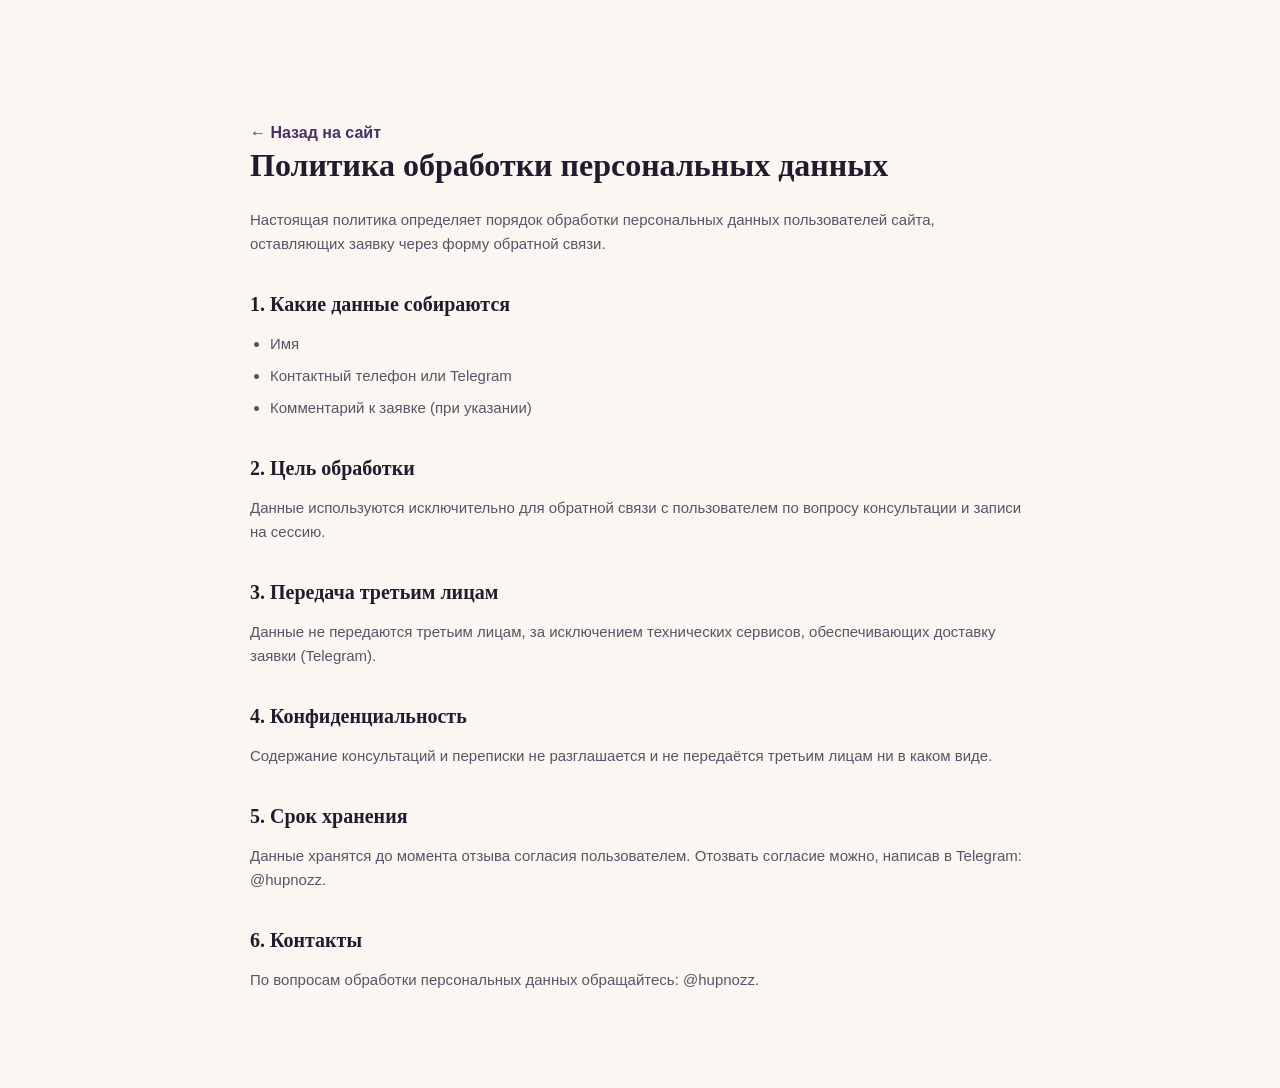
<file: privacy.html>
<!DOCTYPE html>
<html lang="ru">
<head>
<meta charset="UTF-8">
<meta name="viewport" content="width=device-width, initial-scale=1.0">
<title>Политика обработки персональных данных — Андрей Заикин</title>
<link rel="stylesheet" href="styles.css">
<style>
  .legal { padding: 120px 0 80px; max-width: 780px; }
  .legal h1 { font-size: 32px; margin-bottom: 24px; }
  .legal h2 { font-size: 20px; margin-top: 36px; }
  .legal p, .legal li { color: var(--clr-ink-soft); font-size: 15px; }
  .legal ul { padding-left: 20px; list-style: disc; margin-bottom: 16px; }
  .legal ul li { margin-bottom: 8px; }
  .legal a.back { color: var(--clr-accent); font-weight: 600; }
</style>
</head>
<body>
<div class="container legal">
  <a href="index.html" class="back">← Назад на сайт</a>
  <h1>Политика обработки персональных данных</h1>
  <p>Настоящая политика определяет порядок обработки персональных данных пользователей сайта, оставляющих заявку через форму обратной связи.</p>

  <h2>1. Какие данные собираются</h2>
  <ul>
    <li>Имя</li>
    <li>Контактный телефон или Telegram</li>
    <li>Комментарий к заявке (при указании)</li>
  </ul>

  <h2>2. Цель обработки</h2>
  <p>Данные используются исключительно для обратной связи с пользователем по вопросу консультации и записи на сессию.</p>

  <h2>3. Передача третьим лицам</h2>
  <p>Данные не передаются третьим лицам, за исключением технических сервисов, обеспечивающих доставку заявки (Telegram).</p>

  <h2>4. Конфиденциальность</h2>
  <p>Содержание консультаций и переписки не разглашается и не передаётся третьим лицам ни в каком виде.</p>

  <h2>5. Срок хранения</h2>
  <p>Данные хранятся до момента отзыва согласия пользователем. Отозвать согласие можно, написав в Telegram: <a href="https://t.me/hupnozz">@hupnozz</a>.</p>

  <h2>6. Контакты</h2>
  <p>По вопросам обработки персональных данных обращайтесь: <a href="https://t.me/hupnozz">@hupnozz</a>.</p>
</div>
</body>
</html>
</file>
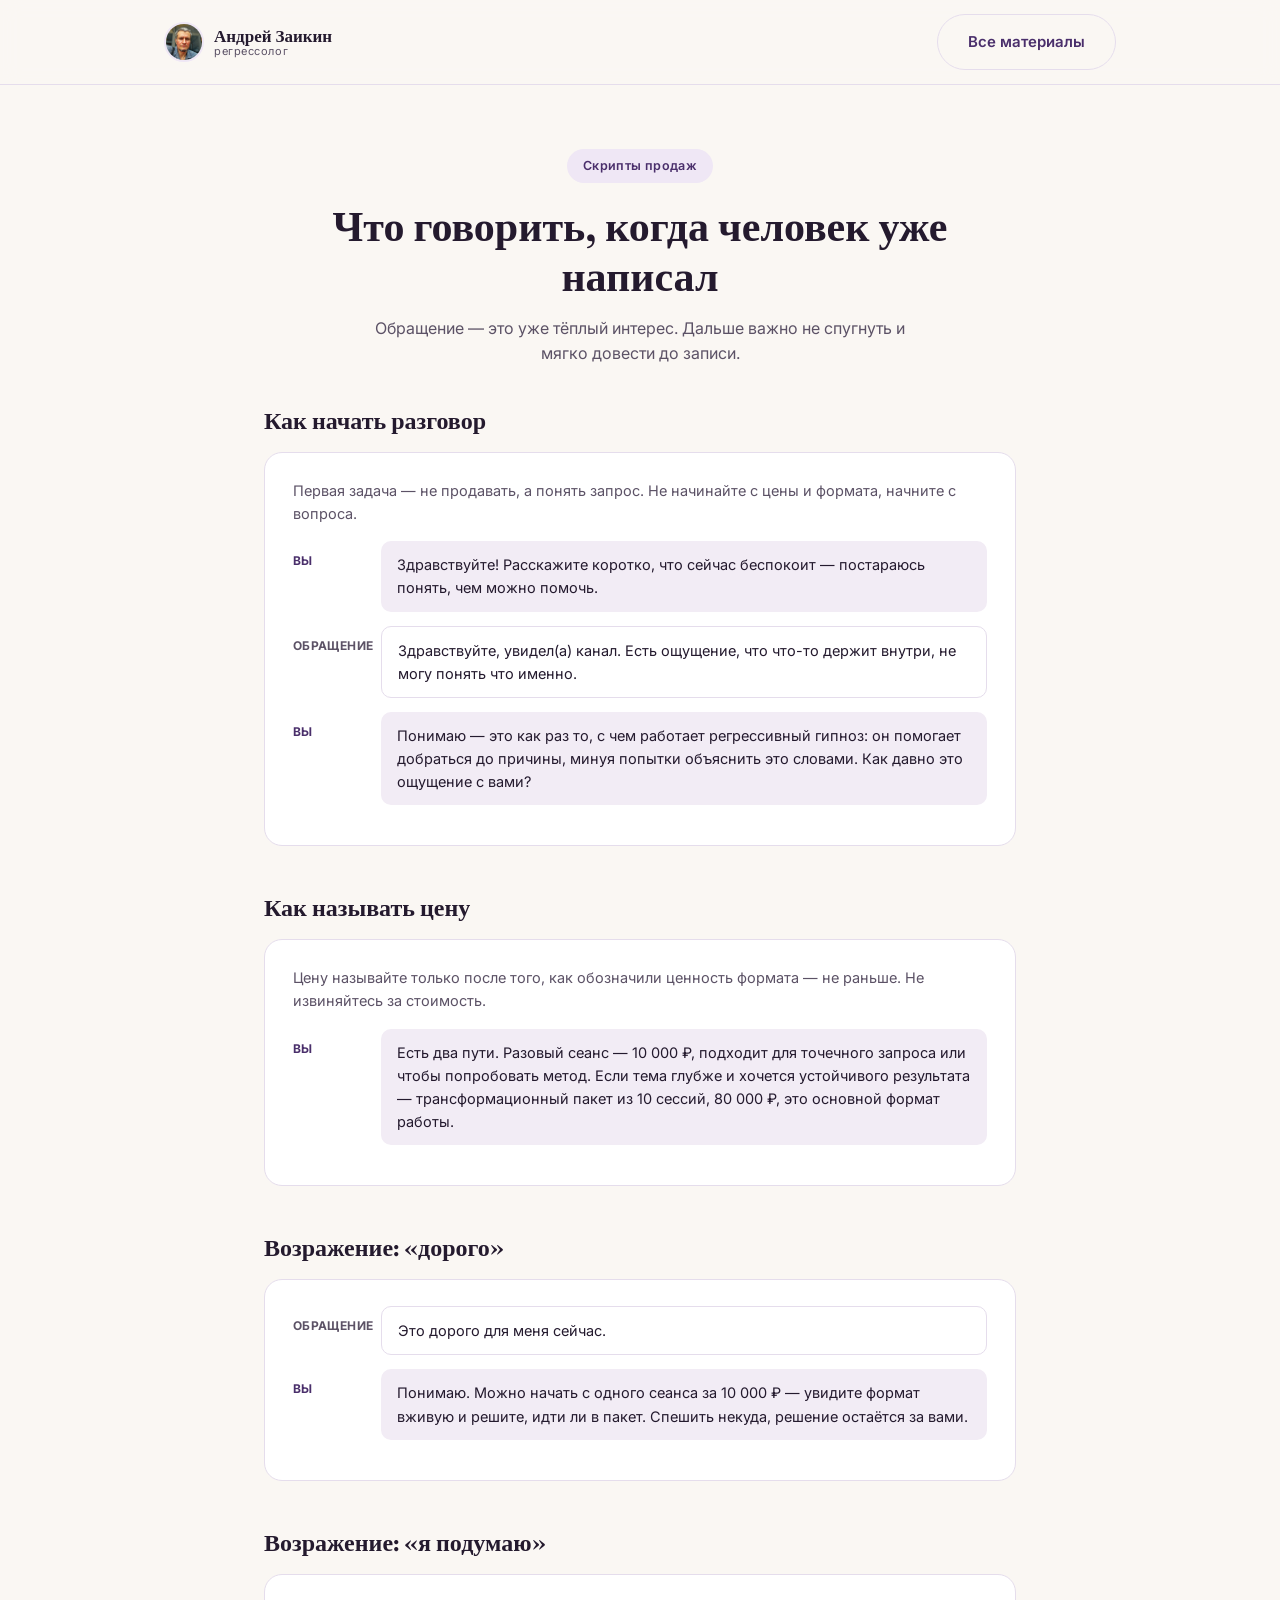
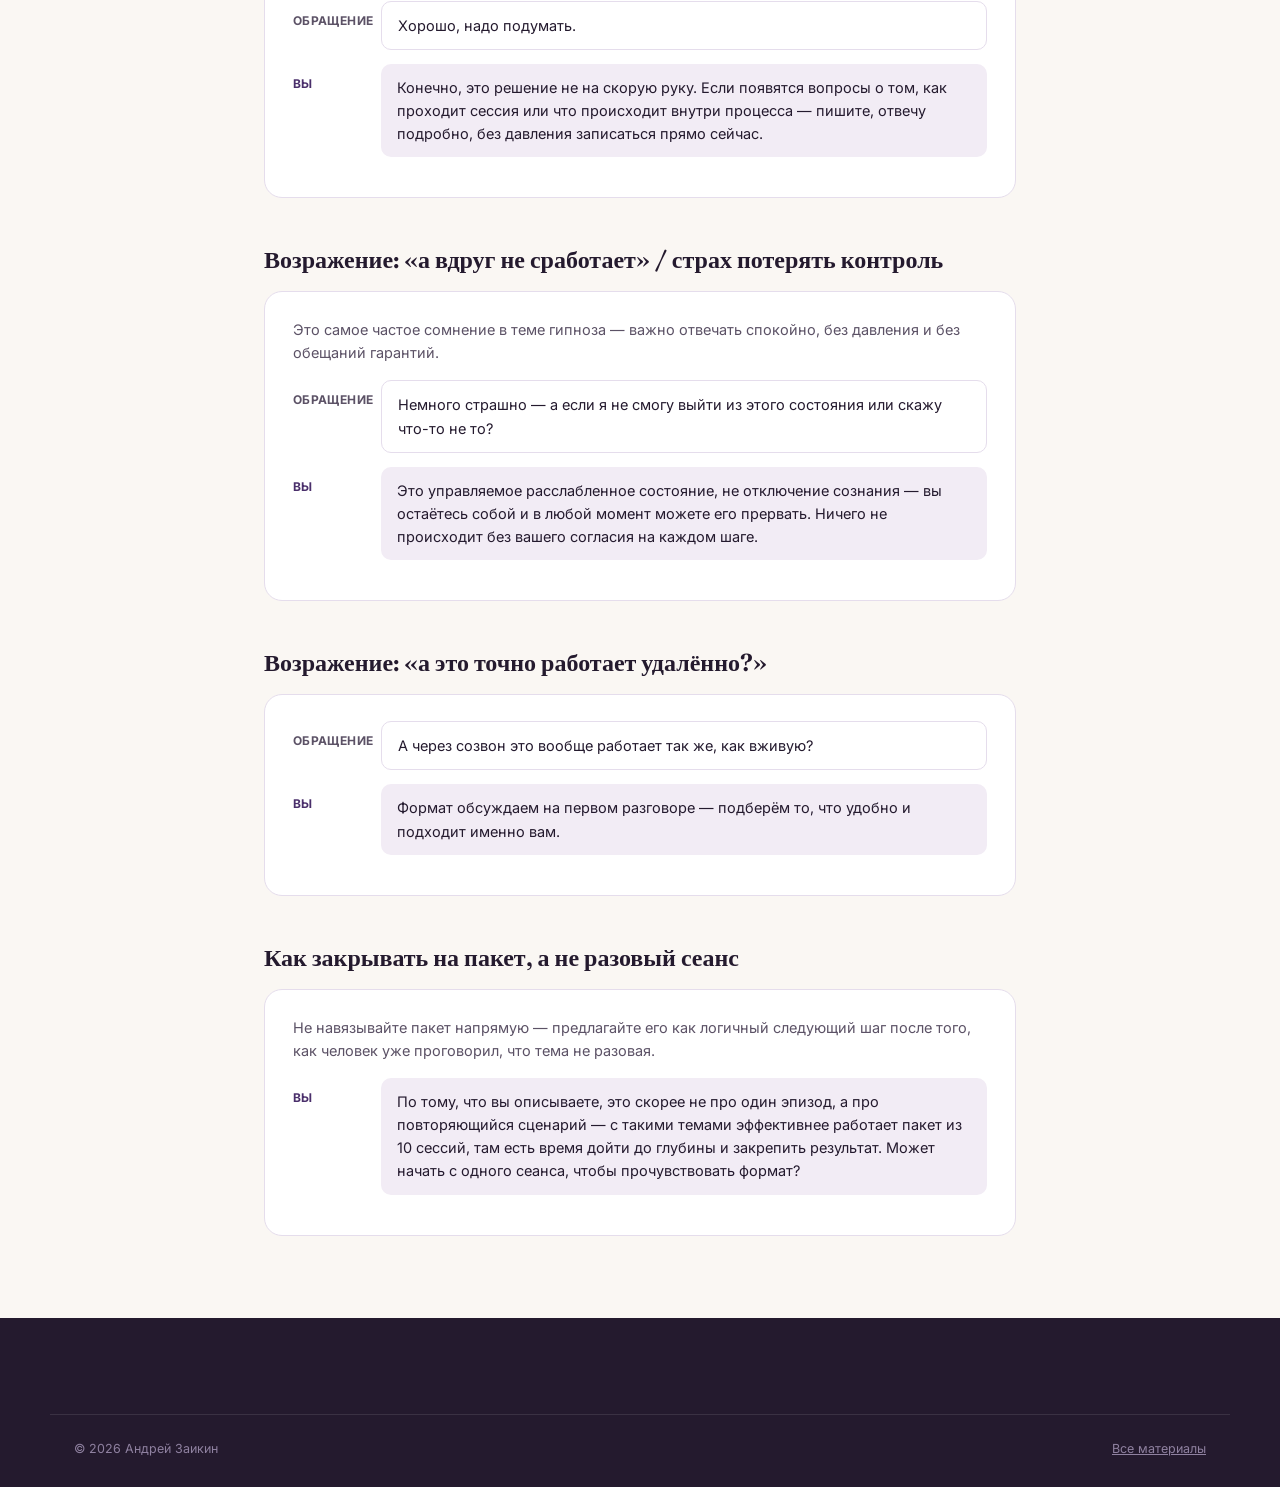
<file: scripts.html>
<!DOCTYPE html>
<html lang="ru">
<head>
<meta charset="UTF-8">
<meta name="viewport" content="width=device-width, initial-scale=1.0">
<title>Скрипты продаж — Андрей Заикин</title>
<link rel="preconnect" href="https://fonts.googleapis.com">
<link rel="preconnect" href="https://fonts.gstatic.com" crossorigin>
<link href="https://fonts.googleapis.com/css2?family=Fraunces:opsz,wght@9..144,500;9..144,600;9..144,700&family=Inter:wght@400;500;600;700;800&display=swap" rel="stylesheet">
<link rel="stylesheet" href="styles.css">
</head>
<body>

<div class="doc-bar">
  <div class="doc-bar__inner">
    <a href="index.html" class="logo">
      <img src="img/andrey-hero.jpg" alt="Андрей Заикин" class="logo__photo">
      <span class="logo__text">
        <span class="logo__name">Андрей Заикин</span>
        <span class="logo__role">регрессолог</span>
      </span>
    </a>
    <div class="doc-bar__actions">
      <a href="materials.html" class="btn btn--ghost">Все материалы</a>
    </div>
  </div>
</div>

<section class="doc-hero">
  <div class="container">
    <span class="tag">Скрипты продаж</span>
    <h1>Что говорить, когда человек уже написал</h1>
    <p>Обращение — это уже тёплый интерес. Дальше важно не спугнуть и мягко довести до записи.</p>
  </div>
</section>

<div class="doc-section">
  <h2>Как начать разговор</h2>
  <div class="doc-block">
    <p>Первая задача — не продавать, а понять запрос. Не начинайте с цены и формата, начните с вопроса.</p>
    <div class="say say--me">
      <div class="say__who">Вы</div>
      <div class="say__bubble">Здравствуйте! Расскажите коротко, что сейчас беспокоит — постараюсь понять, чем можно помочь.</div>
    </div>
    <div class="say say--client">
      <div class="say__who">Обращение</div>
      <div class="say__bubble">Здравствуйте, увидел(а) канал. Есть ощущение, что что-то держит внутри, не могу понять что именно.</div>
    </div>
    <div class="say say--me">
      <div class="say__who">Вы</div>
      <div class="say__bubble">Понимаю — это как раз то, с чем работает регрессивный гипноз: он помогает добраться до причины, минуя попытки объяснить это словами. Как давно это ощущение с вами?</div>
    </div>
  </div>

  <h2>Как называть цену</h2>
  <div class="doc-block">
    <p>Цену называйте только после того, как обозначили ценность формата — не раньше. Не извиняйтесь за стоимость.</p>
    <div class="say say--me">
      <div class="say__who">Вы</div>
      <div class="say__bubble">Есть два пути. Разовый сеанс — 10 000 ₽, подходит для точечного запроса или чтобы попробовать метод. Если тема глубже и хочется устойчивого результата — трансформационный пакет из 10 сессий, 80 000 ₽, это основной формат работы.</div>
    </div>
  </div>

  <h2>Возражение: «дорого»</h2>
  <div class="doc-block">
    <div class="say say--client">
      <div class="say__who">Обращение</div>
      <div class="say__bubble">Это дорого для меня сейчас.</div>
    </div>
    <div class="say say--me">
      <div class="say__who">Вы</div>
      <div class="say__bubble">Понимаю. Можно начать с одного сеанса за 10 000 ₽ — увидите формат вживую и решите, идти ли в пакет. Спешить некуда, решение остаётся за вами.</div>
    </div>
  </div>

  <h2>Возражение: «я подумаю»</h2>
  <div class="doc-block">
    <div class="say say--client">
      <div class="say__who">Обращение</div>
      <div class="say__bubble">Хорошо, надо подумать.</div>
    </div>
    <div class="say say--me">
      <div class="say__who">Вы</div>
      <div class="say__bubble">Конечно, это решение не на скорую руку. Если появятся вопросы о том, как проходит сессия или что происходит внутри процесса — пишите, отвечу подробно, без давления записаться прямо сейчас.</div>
    </div>
  </div>

  <h2>Возражение: «а вдруг не сработает» / страх потерять контроль</h2>
  <div class="doc-block">
    <p>Это самое частое сомнение в теме гипноза — важно отвечать спокойно, без давления и без обещаний гарантий.</p>
    <div class="say say--client">
      <div class="say__who">Обращение</div>
      <div class="say__bubble">Немного страшно — а если я не смогу выйти из этого состояния или скажу что-то не то?</div>
    </div>
    <div class="say say--me">
      <div class="say__who">Вы</div>
      <div class="say__bubble">Это управляемое расслабленное состояние, не отключение сознания — вы остаётесь собой и в любой момент можете его прервать. Ничего не происходит без вашего согласия на каждом шаге.</div>
    </div>
  </div>

  <h2>Возражение: «а это точно работает удалённо?»</h2>
  <div class="doc-block">
    <div class="say say--client">
      <div class="say__who">Обращение</div>
      <div class="say__bubble">А через созвон это вообще работает так же, как вживую?</div>
    </div>
    <div class="say say--me">
      <div class="say__who">Вы</div>
      <div class="say__bubble">Формат обсуждаем на первом разговоре — подберём то, что удобно и подходит именно вам.</div>
    </div>
  </div>

  <h2>Как закрывать на пакет, а не разовый сеанс</h2>
  <div class="doc-block">
    <p>Не навязывайте пакет напрямую — предлагайте его как логичный следующий шаг после того, как человек уже проговорил, что тема не разовая.</p>
    <div class="say say--me">
      <div class="say__who">Вы</div>
      <div class="say__bubble">По тому, что вы описываете, это скорее не про один эпизод, а про повторяющийся сценарий — с такими темами эффективнее работает пакет из 10 сессий, там есть время дойти до глубины и закрепить результат. Может начать с одного сеанса, чтобы прочувствовать формат?</div>
    </div>
  </div>
</div>

<footer class="footer">
  <div class="container footer__bottom">
    <span>© <span id="year"></span> Андрей Заикин</span>
    <a href="materials.html">Все материалы</a>
  </div>
</footer>

<script src="script.js"></script>
</body>
</html>
</file>
<file: styles.css>
:root {
  --clr-bg: #faf7f3;
  --clr-bg-alt: #f2ecf5;
  --clr-surface: #ffffff;
  --clr-ink: #241a2e;
  --clr-ink-soft: #5c5266;
  --clr-accent: #4a2f6b;
  --clr-accent-soft: #efe7f5;
  --clr-gold: #b98a4e;
  --clr-border: #e5ddec;
  --radius: 18px;
  --radius-sm: 10px;
  --shadow: 0 20px 50px -25px rgba(36, 26, 46, 0.35);
  --ff-head: 'Fraunces', Georgia, serif;
  --ff-body: 'Inter', sans-serif;
}

* { box-sizing: border-box; }
html { scroll-behavior: smooth; }
body {
  margin: 0;
  background: var(--clr-bg);
  color: var(--clr-ink);
  font-family: var(--ff-body);
  line-height: 1.6;
  -webkit-font-smoothing: antialiased;
}
img { max-width: 100%; display: block; }
a { color: inherit; text-decoration: none; }
h1, h2, h3, h4 { font-family: var(--ff-head); font-weight: 600; margin: 0 0 16px; line-height: 1.2; color: var(--clr-ink); }
p { margin: 0 0 16px; color: var(--clr-ink-soft); }
ul { margin: 0; padding: 0; list-style: none; }
section { padding: 96px 0; }
.container { max-width: 1180px; margin: 0 auto; padding: 0 24px; }
.eyebrow {
  display: inline-block;
  font-size: 13px;
  letter-spacing: 0.14em;
  text-transform: uppercase;
  color: var(--clr-accent);
  font-weight: 600;
  margin-bottom: 14px;
}
.section-head { max-width: 640px; margin: 0 auto 56px; text-align: center; }
.section-head h2 { font-size: clamp(28px, 3.4vw, 40px); }
.section-head p { font-size: 17px; }

.btn {
  display: inline-flex;
  align-items: center;
  justify-content: center;
  gap: 8px;
  padding: 15px 30px;
  border-radius: 999px;
  font-weight: 600;
  font-size: 15px;
  cursor: pointer;
  border: none;
  transition: transform 0.2s ease, box-shadow 0.2s ease, background 0.2s ease;
  white-space: nowrap;
}
.btn--primary { background: var(--clr-accent); color: #fff; box-shadow: 0 14px 30px -12px rgba(74, 47, 107, 0.55); }
.btn--primary:hover { transform: translateY(-2px); box-shadow: 0 18px 36px -12px rgba(74, 47, 107, 0.6); }
.btn--ghost { background: transparent; color: var(--clr-accent); border: 1.5px solid var(--clr-border); }
.btn--ghost:hover { border-color: var(--clr-accent); background: var(--clr-accent-soft); }
.btn--block { width: 100%; }

/* Header */
.header {
  position: sticky;
  top: 0;
  z-index: 100;
  background: rgba(250, 247, 243, 0.9);
  backdrop-filter: blur(10px);
  border-bottom: 1px solid transparent;
  transition: border-color 0.25s ease, box-shadow 0.25s ease;
}
.header.scrolled { border-color: var(--clr-border); box-shadow: 0 8px 24px -20px rgba(36,26,46,0.3); }
.header__inner {
  display: flex;
  align-items: center;
  justify-content: space-between;
  gap: 24px;
  min-width: 0;
  padding: 16px 24px;
  max-width: 1180px;
  margin: 0 auto;
}
.logo { display: flex; align-items: center; gap: 10px; flex-shrink: 0; }
.logo__photo {
  width: 40px; height: 40px; border-radius: 50%;
  object-fit: cover; border: 2px solid var(--clr-accent-soft);
  flex-shrink: 0;
}
.logo__text { display: flex; flex-direction: column; line-height: 1.15; }
.logo__name { font-family: var(--ff-head); font-weight: 600; font-size: 17px; color: var(--clr-ink); }
.logo__role { font-size: 11px; color: var(--clr-ink-soft); letter-spacing: 0.05em; }

.nav { display: flex; gap: 28px; }
.nav a { font-size: 14.5px; font-weight: 500; color: var(--clr-ink-soft); white-space: nowrap; transition: color 0.2s; }
.nav a:hover { color: var(--clr-accent); }

.header__actions { display: flex; align-items: center; gap: 18px; flex-shrink: 0; }
.header__phone { font-weight: 600; font-size: 14.5px; white-space: nowrap; }

.burger {
  display: none;
  flex-direction: column;
  justify-content: center;
  gap: 5px;
  width: 40px; height: 40px;
  background: none; border: none; cursor: pointer;
  flex-shrink: 0;
}
.burger span { display: block; width: 22px; height: 2px; background: var(--clr-ink); transition: transform 0.25s, opacity 0.25s; }
.burger.is-open span:nth-child(1) { transform: translateY(7px) rotate(45deg); }
.burger.is-open span:nth-child(2) { opacity: 0; }
.burger.is-open span:nth-child(3) { transform: translateY(-7px) rotate(-45deg); }

/* Hero */
.hero { padding: 76px 0 100px; overflow: hidden; }
.hero__inner { display: grid; grid-template-columns: 1.1fr 0.9fr; gap: 64px; align-items: center; }
.hero__tag {
  display: inline-flex; align-items: center; gap: 8px;
  background: var(--clr-accent-soft); color: var(--clr-accent);
  padding: 8px 16px; border-radius: 999px; font-size: 13px; font-weight: 600;
  margin-bottom: 22px;
}
.hero h1 { font-size: clamp(34px, 4.6vw, 54px); letter-spacing: -0.01em; }
.hero h1 em { color: var(--clr-accent); font-style: normal; }
.hero__lead { font-size: 18px; max-width: 480px; }
.hero__ctas { display: flex; gap: 14px; margin: 30px 0 42px; flex-wrap: wrap; }
.hero__stats { display: flex; gap: 40px; flex-wrap: wrap; }
.stat__num { font-family: var(--ff-head); font-size: 32px; font-weight: 600; color: var(--clr-accent); }
.stat__label { font-size: 13.5px; color: var(--clr-ink-soft); max-width: 140px; }

.hero__card {
  position: relative;
  background: var(--clr-surface);
  border-radius: 24px;
  padding: 20px;
  box-shadow: var(--shadow);
  border: 1px solid var(--clr-border);
}
.hero__card-photo {
  width: 100%; height: 420px; object-fit: cover; border-radius: 16px;
  background: var(--clr-accent-soft);
}
.hero__card-badge {
  position: absolute;
  bottom: 40px; left: 40px;
  background: rgba(36, 26, 46, 0.88);
  color: #fff;
  padding: 14px 18px;
  border-radius: var(--radius-sm);
  font-size: 13.5px;
  max-width: 260px;
  backdrop-filter: blur(4px);
}
.hero__card-badge strong { display: block; font-family: var(--ff-head); font-size: 15px; margin-bottom: 3px; }

/* Advantages */
.adv-grid { display: grid; grid-template-columns: repeat(4, 1fr); gap: 24px; }
.adv {
  background: var(--clr-surface);
  border: 1px solid var(--clr-border);
  border-radius: var(--radius);
  padding: 30px 26px;
  opacity: 1;
}
.adv__icon {
  width: 48px; height: 48px; border-radius: 12px;
  background: var(--clr-accent-soft); color: var(--clr-accent);
  display: flex; align-items: center; justify-content: center;
  margin-bottom: 18px;
}
.adv h3 { font-size: 18px; margin-bottom: 10px; }
.adv p { font-size: 14.5px; margin: 0; }

/* Services / methods */
.bg-alt { background: var(--clr-bg-alt); }
.srv-grid { display: grid; grid-template-columns: repeat(3, 1fr); gap: 24px; }
.srv {
  background: var(--clr-surface);
  border: 1px solid var(--clr-border);
  border-radius: var(--radius);
  padding: 32px 28px;
}
.srv__icon {
  width: 44px; height: 44px; border-radius: 50%;
  background: var(--clr-accent); color: #fff;
  display: flex; align-items: center; justify-content: center;
  margin-bottom: 20px;
}
.srv h3 { font-size: 19px; margin-bottom: 10px; }
.srv p { font-size: 14.5px; margin: 0; }

/* Pricing */
.price-grid { display: grid; grid-template-columns: repeat(3, 1fr); gap: 28px; align-items: stretch; }
.price-card {
  background: var(--clr-surface);
  border: 1px solid var(--clr-border);
  border-radius: var(--radius);
  padding: 36px 30px;
  display: flex;
  flex-direction: column;
  position: relative;
}
.price-card--featured {
  border-color: var(--clr-accent);
  box-shadow: var(--shadow);
}
.price-card__tag {
  position: absolute; top: -14px; left: 30px;
  background: var(--clr-accent); color: #fff;
  font-size: 12px; font-weight: 700; letter-spacing: 0.04em;
  padding: 6px 14px; border-radius: 999px;
}
.price-card h3 { font-size: 20px; margin-bottom: 8px; }
.price-card__sum { font-family: var(--ff-head); font-size: 34px; color: var(--clr-accent); margin-bottom: 6px; }
.price-card__note { font-size: 13px; color: var(--clr-ink-soft); margin-bottom: 20px; }
.price-card__list { margin-bottom: 26px; flex-grow: 1; }
.price-card__list li {
  display: flex; gap: 10px; align-items: flex-start;
  font-size: 14.5px; color: var(--clr-ink-soft); margin-bottom: 10px;
}
.price-card__list svg { flex-shrink: 0; margin-top: 3px; color: var(--clr-gold); }

/* Process */
.process { display: grid; grid-template-columns: repeat(5, 1fr); gap: 20px; }
.step { position: relative; padding-top: 8px; }
.step__num {
  font-family: var(--ff-head); font-size: 40px; color: var(--clr-accent-soft);
  -webkit-text-stroke: 1.5px var(--clr-accent);
  color: transparent;
  margin-bottom: 14px;
}
.step h3 { font-size: 16.5px; margin-bottom: 8px; }
.step p { font-size: 13.5px; margin: 0; }

/* Who it's for */
.fit-grid { display: grid; grid-template-columns: repeat(2, 1fr); gap: 40px; }
.fit-card {
  background: var(--clr-surface);
  border: 1px solid var(--clr-border);
  border-radius: var(--radius);
  padding: 34px;
}
.fit-card h3 { font-size: 19px; margin-bottom: 16px; display: flex; align-items: center; gap: 10px; }
.fit-card h3 svg { flex-shrink: 0; }
.fit-card ul li {
  display: flex; gap: 10px; align-items: flex-start;
  font-size: 14.5px; color: var(--clr-ink-soft); margin-bottom: 12px;
}
.fit-card ul li svg { flex-shrink: 0; margin-top: 3px; }
.fit-card--yes { border-color: #d6c9e5; }
.fit-card--yes svg { color: var(--clr-accent); }
.fit-card--no svg { color: #b3894f; }

/* FAQ */
.faq { max-width: 780px; margin: 0 auto; }
.faq__item {
  border-bottom: 1px solid var(--clr-border);
  padding: 22px 0;
}
.faq__item summary {
  cursor: pointer;
  font-weight: 600;
  font-size: 16px;
  list-style: none;
  display: flex;
  justify-content: space-between;
  align-items: center;
  gap: 20px;
}
.faq__item summary::-webkit-details-marker { display: none; }
.faq__item summary::after {
  content: '+';
  font-size: 22px;
  color: var(--clr-accent);
  flex-shrink: 0;
  transition: transform 0.2s;
}
.faq__item[open] summary::after { transform: rotate(45deg); }
.faq__item p { margin-top: 14px; font-size: 14.5px; }

/* Form */
.form-wrap { display: grid; grid-template-columns: 1fr 0.85fr; gap: 56px; align-items: start; }
.form-copy h2 { font-size: clamp(26px, 3.2vw, 36px); }
.form-copy__points { margin-top: 28px; }
.form-copy__points li { display: flex; gap: 12px; align-items: flex-start; font-size: 14.5px; color: var(--clr-ink-soft); margin-bottom: 14px; }
.form-copy__points svg { flex-shrink: 0; margin-top: 3px; color: var(--clr-accent); }

.form {
  background: var(--clr-surface);
  border: 1px solid var(--clr-border);
  border-radius: var(--radius);
  padding: 36px;
  box-shadow: var(--shadow);
}
.form h3 { font-size: 20px; }
.form__row { margin-bottom: 16px; }
.form__row label { display: block; font-size: 13px; font-weight: 600; margin-bottom: 7px; color: var(--clr-ink-soft); }
.form__row input, .form__row textarea {
  width: 100%;
  padding: 13px 15px;
  border-radius: var(--radius-sm);
  border: 1.5px solid var(--clr-border);
  font-family: var(--ff-body);
  font-size: 14.5px;
  background: var(--clr-bg);
  color: var(--clr-ink);
  transition: border-color 0.2s;
}
.form__row input:focus, .form__row textarea:focus { outline: none; border-color: var(--clr-accent); }
.form__row textarea { resize: vertical; min-height: 90px; }
.form__legal { font-size: 12px; color: var(--clr-ink-soft); margin-top: 14px; margin-bottom: 0; }
.form__legal a { color: var(--clr-accent); text-decoration: underline; }

/* Contact + footer */
.contact-grid { display: grid; grid-template-columns: repeat(3, 1fr); gap: 24px; }
.contact-card {
  background: var(--clr-surface);
  border: 1px solid var(--clr-border);
  border-radius: var(--radius);
  padding: 28px;
  text-align: center;
}
.contact-card__icon {
  width: 46px; height: 46px; border-radius: 50%;
  background: var(--clr-accent-soft); color: var(--clr-accent);
  display: flex; align-items: center; justify-content: center;
  margin: 0 auto 16px;
}
.contact-card h3 { font-size: 15.5px; margin-bottom: 6px; }
.contact-card p { font-size: 14px; margin: 0; }
.contact-card a { color: var(--clr-accent); font-weight: 600; }

.footer { background: var(--clr-ink); color: #cfc5d9; padding: 56px 0 28px; }
.footer__inner { display: flex; justify-content: space-between; align-items: flex-start; gap: 40px; flex-wrap: wrap; }
.footer .logo__name, .footer .logo__role { color: #fff; }
.footer .logo__role { color: #a99bb8; }
.footer__nav { display: flex; gap: 24px; flex-wrap: wrap; }
.footer__nav a { font-size: 14px; color: #cfc5d9; }
.footer__nav a:hover { color: #fff; }
.footer__bottom {
  margin-top: 40px; padding-top: 24px; border-top: 1px solid rgba(255,255,255,0.1);
  display: flex; justify-content: space-between; flex-wrap: wrap; gap: 12px;
  font-size: 12.5px; color: #8f81a0;
}
.footer__bottom a { color: #8f81a0; text-decoration: underline; }

.fab {
  position: fixed; right: 24px; bottom: 24px; z-index: 90;
  width: 58px; height: 58px; border-radius: 50%;
  background: var(--clr-accent); color: #fff;
  display: flex; align-items: center; justify-content: center;
  box-shadow: 0 14px 30px -10px rgba(74, 47, 107, 0.6);
  transition: transform 0.2s;
}
.fab:hover { transform: scale(1.06); }

/* Reveal on scroll */
.reveal { opacity: 0; transform: translateY(24px); transition: opacity 0.6s ease, transform 0.6s ease; }
.reveal.is-visible { opacity: 1; transform: translateY(0); }

/* Breakpoints */
@media (max-width: 1180px) {
  .nav { gap: 18px; }
  .nav a { font-size: 13.5px; }
}
@media (max-width: 1100px) {
  .nav { display: none; }
  .burger { display: flex; }
  .nav.is-open {
    display: flex;
    flex-direction: column;
    position: absolute;
    top: 100%; left: 0; right: 0;
    background: var(--clr-surface);
    border-bottom: 1px solid var(--clr-border);
    padding: 16px 24px 24px;
    gap: 4px;
    box-shadow: 0 16px 30px -20px rgba(36,26,46,0.3);
  }
  .nav.is-open a { padding: 10px 0; border-bottom: 1px solid var(--clr-border); }
  .hero__inner { grid-template-columns: 1fr; }
  .hero__card { max-width: 480px; }
  .adv-grid, .srv-grid, .price-grid { grid-template-columns: repeat(2, 1fr); }
  .process { grid-template-columns: repeat(3, 1fr); row-gap: 30px; }
  .fit-grid { grid-template-columns: 1fr; }
  .form-wrap { grid-template-columns: 1fr; }
  .contact-grid { grid-template-columns: 1fr; }
}
@media (max-width: 900px) {
  section { padding: 72px 0; }
  .adv-grid, .srv-grid, .price-grid { grid-template-columns: 1fr 1fr; }
  .process { grid-template-columns: repeat(2, 1fr); }
}
@media (max-width: 640px) {
  .adv-grid, .srv-grid, .price-grid, .process { grid-template-columns: 1fr; }
  .hero__stats { gap: 26px; }
  .hero__card-badge { left: 20px; right: 20px; max-width: none; bottom: 20px; }
  .hero__card-photo { height: 320px; }
}
@media (max-width: 560px) {
  .header__phone { display: none; }
}
@media (max-width: 380px) {
  .logo__role { display: none; }
}

/* ===== Doc pages (materials, scripts, presentation, outreach) ===== */
.doc-bar {
  position: sticky; top: 0; z-index: 100;
  background: rgba(250, 247, 243, 0.92);
  backdrop-filter: blur(10px);
  border-bottom: 1px solid var(--clr-border);
}
.doc-bar__inner {
  display: flex; align-items: center; justify-content: space-between;
  gap: 16px; padding: 14px 24px; max-width: 1000px; margin: 0 auto;
}
.doc-bar__actions { display: flex; gap: 10px; flex-wrap: wrap; }
.doc-hero { padding: 64px 0 40px; text-align: center; }
.doc-hero .tag {
  display: inline-block; background: var(--clr-accent-soft); color: var(--clr-accent);
  padding: 7px 16px; border-radius: 999px; font-size: 12.5px; font-weight: 600;
  letter-spacing: 0.03em; margin-bottom: 18px;
}
.doc-hero h1 { font-size: clamp(28px, 4vw, 42px); max-width: 720px; margin: 0 auto 14px; }
.doc-hero p { max-width: 560px; margin: 0 auto; font-size: 16px; }
.doc-section { max-width: 800px; margin: 0 auto; padding: 0 24px 64px; }
.doc-section h2 { font-size: 24px; margin-top: 48px; }
.doc-section h2:first-child { margin-top: 0; }
.doc-block {
  background: var(--clr-surface); border: 1px solid var(--clr-border);
  border-radius: var(--radius); padding: 26px 28px; margin-bottom: 18px;
}
.doc-block h3 { font-size: 16.5px; margin-bottom: 10px; color: var(--clr-accent); }
.doc-block p, .doc-block li { font-size: 14.5px; }
.say { display: flex; gap: 12px; margin-bottom: 14px; align-items: flex-start; }
.say__who {
  flex-shrink: 0; width: 76px; font-size: 12px; font-weight: 700;
  letter-spacing: 0.03em; text-transform: uppercase; padding-top: 10px;
}
.say__bubble {
  background: var(--clr-bg-alt); border-radius: var(--radius-sm);
  padding: 12px 16px; font-size: 14.5px; color: var(--clr-ink); flex-grow: 1;
}
.say--me .say__who { color: var(--clr-accent); }
.say--client .say__bubble { background: #fff; border: 1px solid var(--clr-border); }
.say--client .say__who { color: var(--clr-ink-soft); }
.doc-cards { display: grid; grid-template-columns: repeat(3, 1fr); gap: 20px; margin-top: 40px; }
.doc-card {
  background: var(--clr-surface); border: 1px solid var(--clr-border);
  border-radius: var(--radius); padding: 28px; text-align: left;
  transition: transform 0.2s, box-shadow 0.2s;
}
.doc-card:hover { transform: translateY(-3px); box-shadow: var(--shadow); }
.doc-card__icon {
  width: 42px; height: 42px; border-radius: 10px;
  background: var(--clr-accent-soft); color: var(--clr-accent);
  display: flex; align-items: center; justify-content: center; margin-bottom: 16px;
}
.doc-card h3 { font-size: 17px; margin-bottom: 8px; }
.doc-card p { font-size: 14px; margin-bottom: 16px; }
.doc-card__link { font-size: 13.5px; font-weight: 600; color: var(--clr-accent); }
.doc-price { background: var(--clr-accent-soft); border-radius: var(--radius-sm); padding: 18px 20px; margin: 10px 0 20px; }
.doc-price strong { font-family: var(--ff-head); font-size: 22px; color: var(--clr-accent); }
.doc-cta {
  text-align: center; padding: 40px 32px; background: var(--clr-ink);
  border-radius: var(--radius); color: #fff; margin-top: 48px;
}
.doc-cta h2 { color: #fff; margin-bottom: 10px; }
.doc-cta p { color: #cfc5d9; margin-bottom: 24px; }
@media (max-width: 700px) {
  .doc-cards { grid-template-columns: 1fr; }
  .say { flex-direction: column; gap: 4px; }
  .say__who { padding-top: 0; width: auto; }
}
</file>
